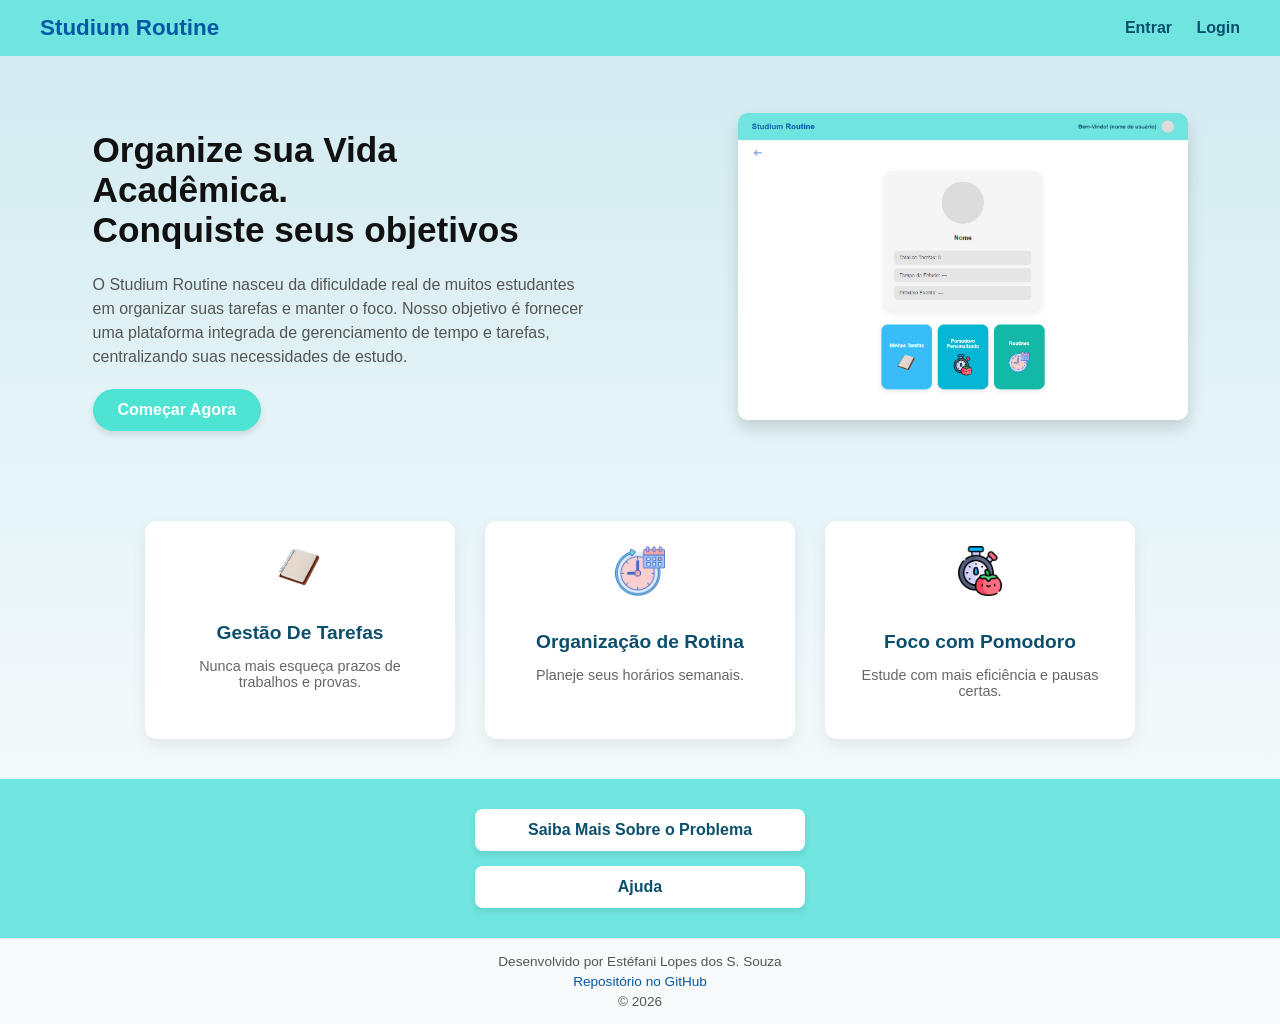
<file: index.html>
<!DOCTYPE html>
<html lang="pt-BR">
<head>
    <meta charset="UTF-8">
    <meta name="viewport" content="width=device-width, initial-scale=1.0">
    <title>Studium Routine</title>
    <link rel="stylesheet" href="hero-section.css">
</head>
<body>
    <header class="topo">
        <div class="logo">Studium Routine</div>
        <nav class="menu">
            <a href="login.html" class="link">Entrar</a>
            <a href="login.html" class="link">Login</a>
        </nav>
    </header>

    <main class="principal">
        <div class="conteudo-principal">
            <h1 class="titulo">Organize sua Vida Acadêmica.<br>Conquiste seus objetivos</h1>
            <p class="texto">
                O Studium Routine nasceu da dificuldade real de muitos estudantes em organizar suas tarefas e manter o foco. 
                Nosso objetivo é fornecer uma plataforma integrada de gerenciamento de tempo e tarefas, centralizando suas necessidades de estudo.
            </p>
            <a href="login.html" class="link-comecar">Começar Agora</a>
        </div>
        
        <div class="imagem-principal">
            <img src="abertura.png">
        </div>
    </main>

    <section class="secao-cards">
        
        <div class="card">
            <img src="caderno1.png" class="icone-caderno">
            <h2 class="titulo-card">Gestão De Tarefas</h2>
            <p class="texto-card">Nunca mais esqueça prazos de trabalhos e provas.</p>
        </div>

        <div class="card">
            <img src="rotinas.png" class="icone">
            <h2 class="titulo-card">Organização de Rotina</h2>
            <p class="texto-card">Planeje seus horários semanais.</p>
        </div>

        <div class="card">
            <img src="pomodoro.png" class="icone">
            <h2 class="titulo-card">Foco com Pomodoro</h2>
            <p class="texto-card">Estude com mais eficiência e pausas certas.</p>
        </div>

    </section>

    <footer class="rodape">
        <a href="sobre.html" class="link">Saiba Mais Sobre o Problema</a>
        <a href="ajuda.html" class="link">Ajuda</a>
    </footer>

<footer class="rodape-projeto">
        <p>Desenvolvido por Estéfani Lopes dos S. Souza</p>
        <p><a href="https://github.com/Stellar-starlight/studium-routines.git" target="_blank">Repositório no GitHub</a></p>
        <p>© 2026</p>
    </footer>

</body>
</html>
</file>
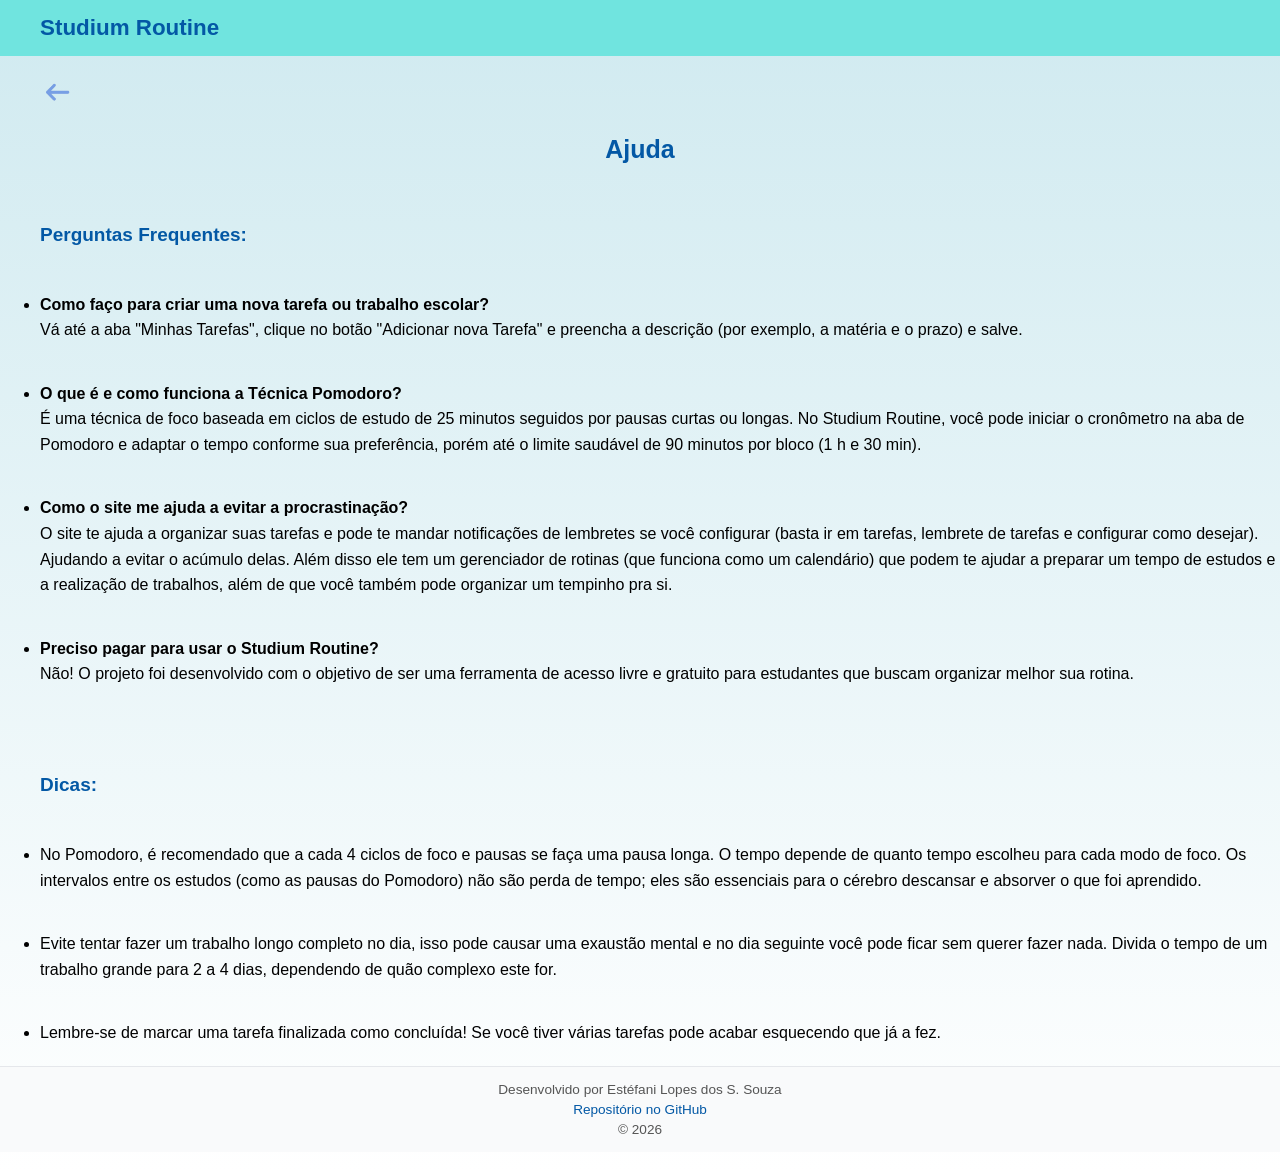
<file: ajuda.html>
<!DOCTYPE html>
<html lang="pt-br">
<head>
    <meta charset="UTF-8">
    <meta name="viewport" content="width=device-width, initial-scale=1.0">
    <link rel="stylesheet" href="ajuda.css">
    <title>Ajuda</title>
</head>
<body>

    <header class="topo">
         <div class="logo">Studium Routine</div>
    </header>

    <a href="index.html" class="botao-voltar">
    <img src="seta.png" alt="Voltar para a página inicial" class="icone-seta">
    </a>
  
    <main class="principal">
        <h2 class="titulo">Ajuda</h2>
        <h3 class="subtitulo">Perguntas Frequentes:</h3>

        <ul>
            <li>
                <strong>Como faço para criar uma nova tarefa ou trabalho escolar?</strong><br>
                Vá até a aba "Minhas Tarefas", clique no botão "Adicionar nova Tarefa" e preencha a descrição (por exemplo, a matéria e o prazo) e salve.
            </li><br>
            
            <li>
                <strong>O que é e como funciona a Técnica Pomodoro?</strong><br>
                É uma técnica de foco baseada em ciclos de estudo de 25 minutos seguidos por pausas curtas ou longas. No Studium Routine, você pode iniciar o cronômetro na aba de Pomodoro e adaptar o tempo conforme sua preferência, porém até o limite saudável de 90 minutos por bloco (1 h e 30 min).
            </li><br>
            
            <li>
                <strong>Como o site me ajuda a evitar a procrastinação?</strong><br>
                O site te ajuda a organizar suas tarefas e pode te mandar notificações de lembretes se você configurar (basta ir em tarefas, lembrete de tarefas e configurar como desejar). Ajudando a evitar o acúmulo delas. Além disso ele tem um gerenciador de rotinas (que funciona como um calendário) que podem te ajudar a preparar um tempo de estudos e a realização de trabalhos, além de que você também pode organizar um tempinho pra si.
            </li><br>
            
            <li>
                <strong>Preciso pagar para usar o Studium Routine?</strong><br>
                Não! O projeto foi desenvolvido com o objetivo de ser uma ferramenta de acesso livre e gratuito para estudantes que buscam organizar melhor sua rotina.
            </li><br>
        </ul>

        <h3 class="subtitulo">Dicas:</h3>
        <ul>
            <li>No Pomodoro, é recomendado que a cada 4 ciclos de foco e pausas se faça uma pausa longa. O tempo depende de quanto tempo escolheu para cada modo de foco. Os intervalos entre os estudos (como as pausas do Pomodoro) não são perda de tempo; eles são essenciais para o cérebro descansar e absorver o que foi aprendido.</li><br>

            <li>Evite tentar fazer um trabalho longo completo no dia, isso pode causar uma exaustão mental e no dia seguinte você pode ficar sem querer fazer nada. Divida o tempo de um trabalho grande para 2 a 4 dias, dependendo de quão complexo este for.</li><br>

            <li>Lembre-se de marcar uma tarefa finalizada como concluída! Se você tiver várias tarefas pode acabar esquecendo que já a fez.</li>
        </ul>
    </main>
    
    <footer class="rodape-projeto">
        <p>Desenvolvido por Estéfani Lopes dos S. Souza</p>
        <p><a href="https://github.com/Stellar-starlight/studium-routines.git" target="_blank">Repositório no GitHub</a></p>
        <p>© 2026</p>
    </footer>
 
</body>
</html>
</file>
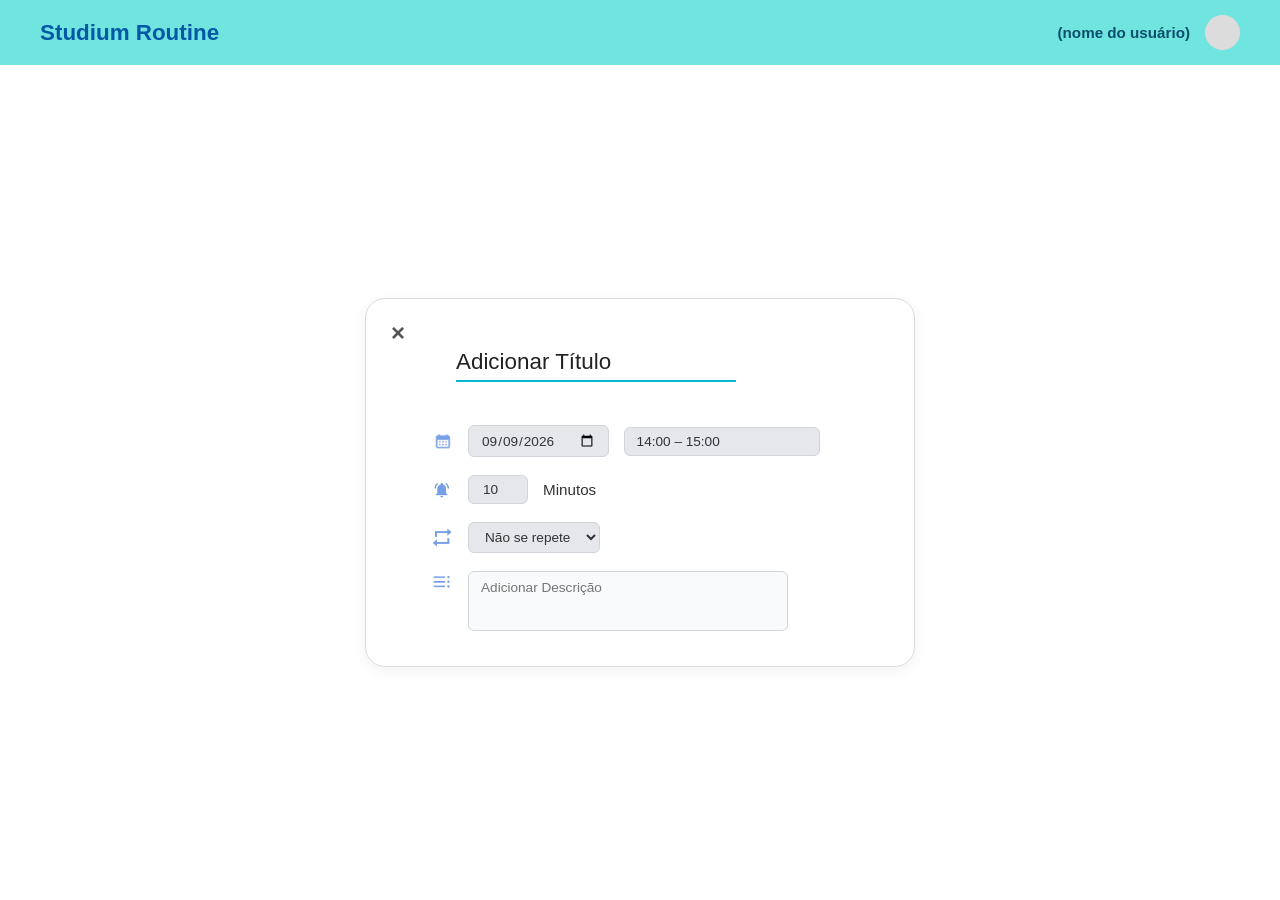
<file: evento.html>
<!DOCTYPE html>
<html lang="pt-br">
<head>
    <meta charset="UTF-8">
    <meta name="viewport" content="width=device-width, initial-scale=1.0">
    <link rel="stylesheet" href="eventos.css">
    <title>Studium Routine - Adicionar Evento</title>
</head>
<body>
    <header class="topo">
        <div class="logo">Studium Routine</div>
        <div class="saudacao-usuario">
            <p>(nome do usuário)</p>
            <div class="foto-perfil-topo"></div>
        </div>
    </header>

    <main class="pagina-container">
        <div class="formulario-card">
            <a href="routines.html" class="botao-fechar">×</a>

            <form class="formulario-campos">
                <div class="formulario-titulo-linha">
                    <input type="text" value="Adicionar Título" class="input-titulo-principal">
                    <div class="linha-titulo"></div>
                </div>

                <div class="campo-linha">
                    <img src="data.png" alt="Data" class="icone-campo">
                    <input type="date" value="2026-09-09" class="input-texto">
                    <input type="text" value="14:00 – 15:00" class="input-caixa">
                </div>

                <div class="campo-linha">
                    <img src="alarme.png" alt="Alarme" class="icone-campo">
                    <input type="number" value="10" class="input-caixa input-pequeno">
                    <p class="texto-valor">Minutos</p>
                </div>

                <div class="campo-linha">
                    <img src="repetir.png" alt="Repetição" class="icone-campo">
                    <select class="input-caixa">
                        <option>Não se repete</option>
                        <option>Todos os dias</option>
                        <option>Toda semana</option>
                    </select>
                </div>

                <div class="campo-linha campo-descricao">
                    <img src="descricao.png" alt="Descrição" class="icone-campo">
                    <textarea placeholder="Adicionar Descrição" class="input-textarea"></textarea>
                </div>

            </form>

        </div>

    </main>

</body>
</html>
</file>
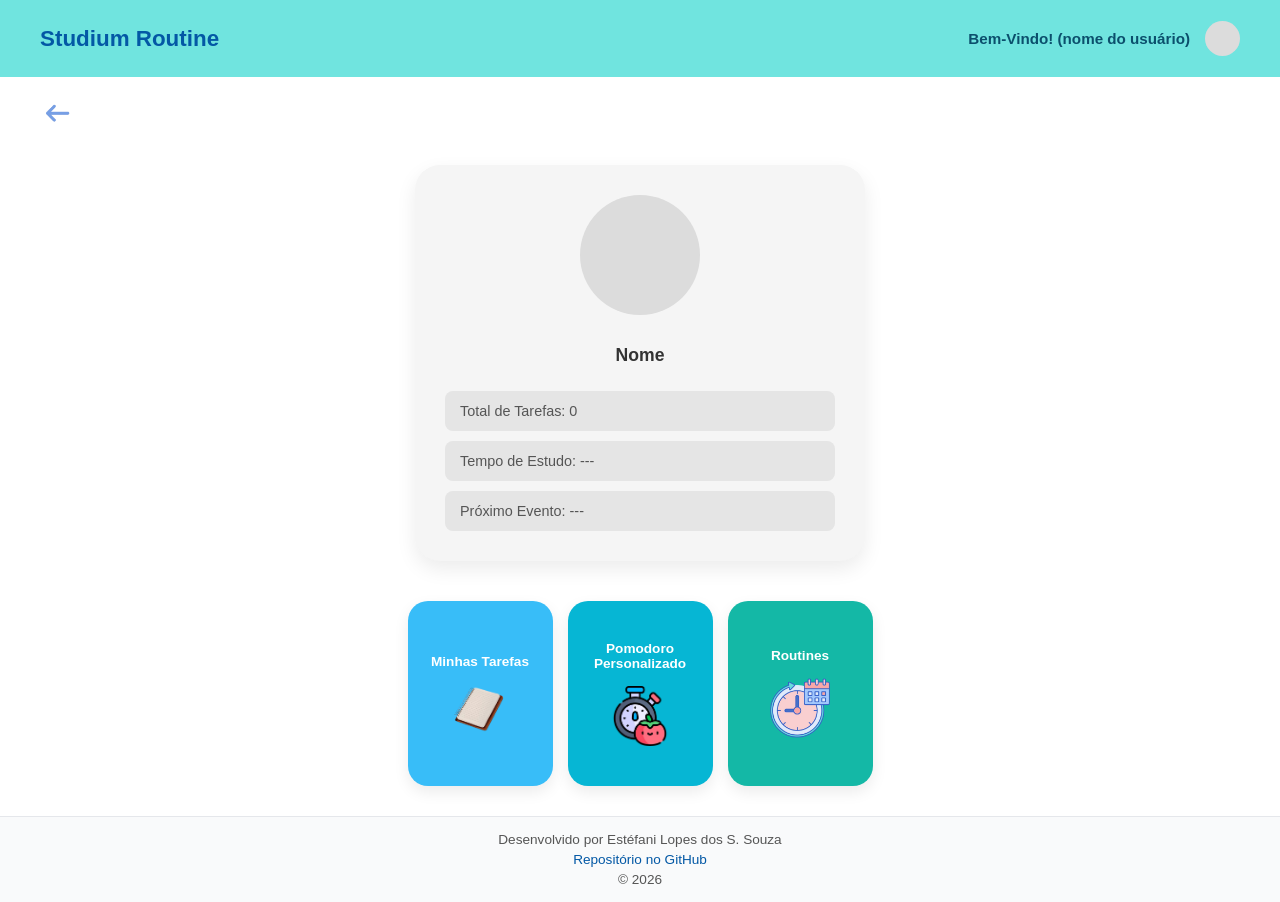
<file: home.html>
<!DOCTYPE html>
<html lang="pt-br">
<head>
    <meta charset="UTF-8">
    <meta name="viewport" content="width=device-width, initial-scale=1.0">
    <link rel="stylesheet" href="home.css">
    <title>Studium Routines - Home</title>
</head>
<body>
    <header class="topo">
        <div class="logo">Studium Routine</div>
        <div class="saudacao-usuario">
            <p>Bem-Vindo! (nome do usuário)</p>
            <div class="foto-perfil-topo"></div>
        </div>
    </header>

 <a href="index.html" class="botao-voltar">
    <img src="seta.png" alt="Voltar para a página inicial" class="icone-seta">
    </a>
    
    <main class="home-container">
        
        <div class="card-perfil-grande">
            <div class="circulo-foto"></div>
            <h2 class="nome-usuario">Nome</h2>

            <div class="caixa-dados">
                <div class="info-barra">Total de Tarefas: 0</div>
                <div class="info-barra">Tempo de Estudo: ---</div>
                <div class="info-barra">Próximo Evento: ---</div>
            </div>
        </div> 

        <div class="secao-cards-home">
    
            <a href="tarefas.html" class="card-link">
                <div class="card-home card-cor-1">
                    <p class="card-titulo">Minhas Tarefas</p>
                    <img src="caderno1.png" alt="Ícone de Tarefas" class="card-img">
                </div>
            </a>
          
            <a href="pomodoro-foco.html" class="card-link">
                <div class="card-home card-cor-2">
                    <p class="card-titulo">Pomodoro Personalizado</p>
                    <img src="pomodoro.png" alt="Ícone Pomodoro" class="card-img">
                </div>
            </a>
           
            <a href="routines.html" class="card-link">
                <div class="card-home card-cor-3">
                    <p class="card-titulo">Routines</p>
                    <img src="rotinas.png" alt="Ícone Routines" class="card-img">
                </div>
            </a>

        </div>

    </main>

    <footer class="rodape-projeto">
        <p>Desenvolvido por Estéfani Lopes dos S. Souza</p>
        <p><a href="https://github.com/Stellar-starlight/studium-routines.git" target="_blank">Repositório no GitHub</a></p>
        <p>© 2026</p>
    </footer>


</body>
</html>
</file>
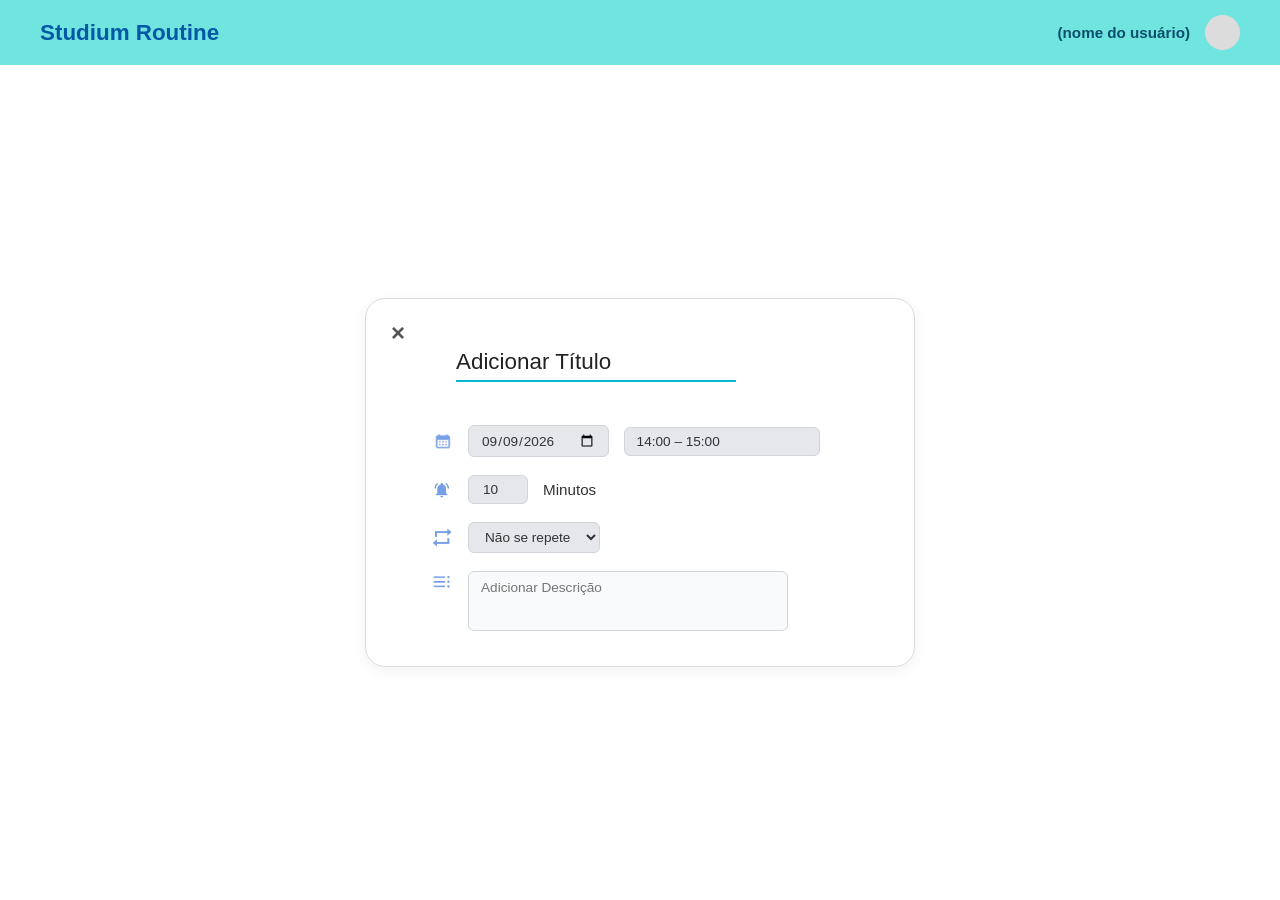
<file: horario-estudos.html>
<!DOCTYPE html>
<html lang="pt-br">
<head>
    <meta charset="UTF-8">
    <meta name="viewport" content="width=device-width, initial-scale=1.0">
    <link rel="stylesheet" href="eventos.css">
    <title>Studium Routine</title>
</head>
<body>

    <header class="topo">
        <div class="logo">Studium Routine</div>
        <div class="saudacao-usuario">
            <p>(nome do usuário)</p>
            <div class="foto-perfil-topo"></div>
        </div>
    </header>

    <main class="pagina-container">

        <div class="formulario-card">
            
            <a href="routines.html" class="botao-fechar">×</a>

            <form class="formulario-campos">
                
                <div class="formulario-titulo-linha">
                    <input type="text" value="Adicionar Título" class="input-titulo-principal">
                    <div class="linha-titulo"></div>
                </div>

                <div class="campo-linha">
                    <img src="data.png" alt="Data" class="icone-campo">
                    <input type="date" value="2026-09-09" class="input-texto">
                    <input type="text" value="14:00 – 15:00" class="input-caixa">
                </div>

                <div class="campo-linha">
                    <img src="alarme.png" alt="Alarme" class="icone-campo">
                    <input type="number" value="10" class="input-caixa input-pequeno">
                    <p class="texto-valor">Minutos</p>
                </div>

                <div class="campo-linha">
                    <img src="repetir.png" alt="Repetição" class="icone-campo">
                    <select class="input-caixa">
                        <option>Não se repete</option>
                        <option>Todos os dias</option>
                        <option>Toda semana</option>
                    </select>
                </div>

                <div class="campo-linha campo-descricao">
                    <img src="descricao.png" alt="Descrição" class="icone-campo">
                    <textarea placeholder="Adicionar Descrição" class="input-textarea"></textarea>
                </div>

            </form>

        </div>

    </main>

</body>
</html>
</file>
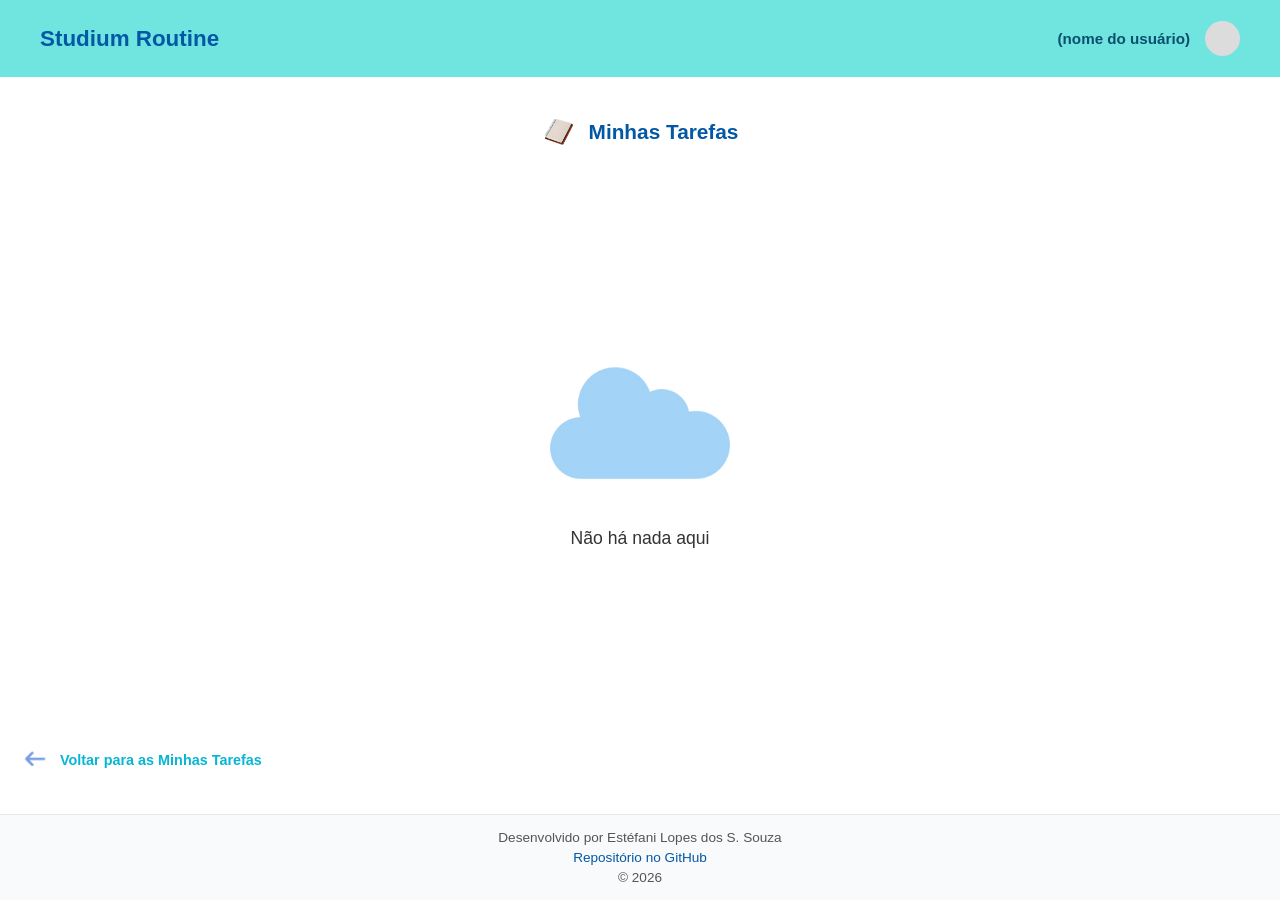
<file: lixeira.html>
<!DOCTYPE html>
<html lang="pt-br">
<head>
    <meta charset="UTF-8">
    <meta name="viewport" content="width=device-width, initial-scale=1.0">
    <link rel="stylesheet" href="lixeira.css">
    <title>Lixeira</title>
</head>
<body>

    <header class="topo">
        <div class="logo">Studium Routine</div> <div class="saudacao-usuario">
            <p>(nome do usuário)</p>
            <div class="foto-perfil-topo"></div>
        </div>
    </header>

    <main class="lixeira-container">

        <div class="header-secao">
            <div class="titulo-com-icone">
                <img src="caderno1.png" alt="Caderno" class="icone-titulo">
                <h1>Minhas Tarefas</h1>
            </div>
        </div>

        <div class="conteudo-vazio">
            <img src="nuvem.png" alt="Nuvem vazia" class="img-nuvem">
            <p class="texto-vazio">Não há nada aqui</p>
        </div>

        <div class="rodape-voltar">
            <a href="tarefas.html" class="botao-voltar-inferior">
                <img src="seta.png" alt="Voltar" class="icone-seta">
                <span>Voltar para as Minhas Tarefas</span>
            </a>
        </div>

    </main>

    <footer class="rodape-projeto">
        <p>Desenvolvido por Estéfani Lopes dos S. Souza</p>
        <p><a href="https://github.com/Stellar-starlight/studium-routines.git" target="_blank">Repositório no GitHub</a></p>
        <p>© 2026</p>
    </footer>

</body>
</html>
</file>
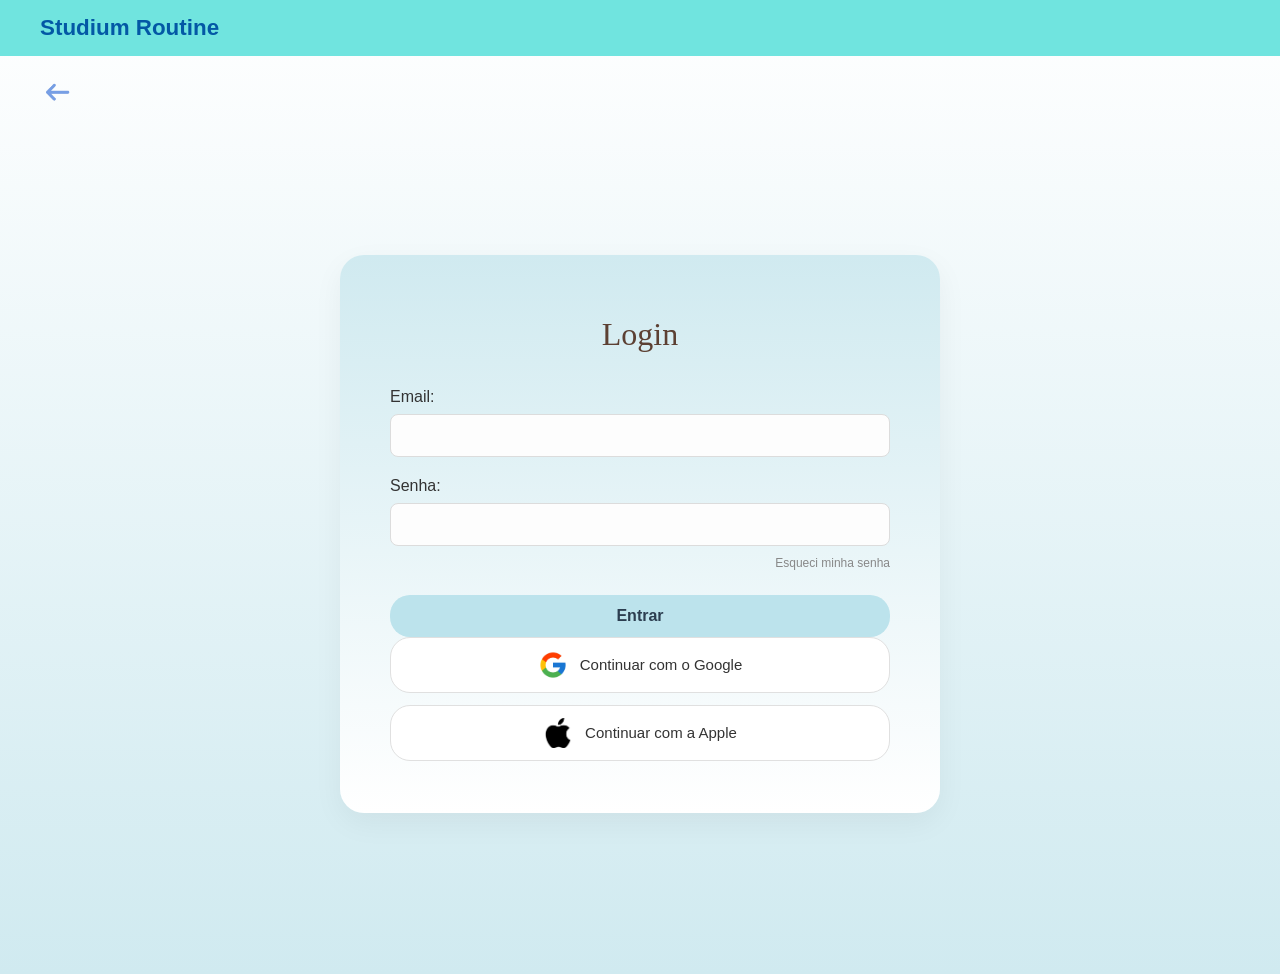
<file: login.html>
<!DOCTYPE html>
<html lang="pt-br">
<head>
    <meta charset="UTF-8">
    <meta name="viewport" content="width=device-width, initial-scale=1.0">
     <link rel="stylesheet" href="login.css">
    <title>Login</title>
</head>
<body>
     <header class="topo">
         <div class="logo">Studium Routine</div>
    </header>

    <a href="index.html" class="botao-voltar">
    <img src="seta.png" alt="Voltar para a página inicial" class="icone-seta">
    </a>

<main class="login-container">
        <div class="card-login">
            <h1 class="titulo-login">Login</h1>

<form action="home.html">
   
    <div class="campo">
        <label for="email">Email:</label>
        <input type="email" id="email" required>
    </div>

    <div class="campo">
        <label for="senha">Senha:</label>
        <input type="password" id="senha" required>
    </div>

    <a href="#" class="esqueci-senha">Esqueci minha senha</a>

    <button type="submit" class="entrar">Entrar</button>

</form>
    <a href="home.html" class="social">
     <img src="google.jpg" class="icone-social icone-google"> Continuar com o Google </a>
     
     <a href="home.html" class="social">
     <img src="apple.png" class="icone-social icone-apple"> Continuar com a Apple
    </a>
</form>
        </div>
    </main>

</body>
</html>
</file>
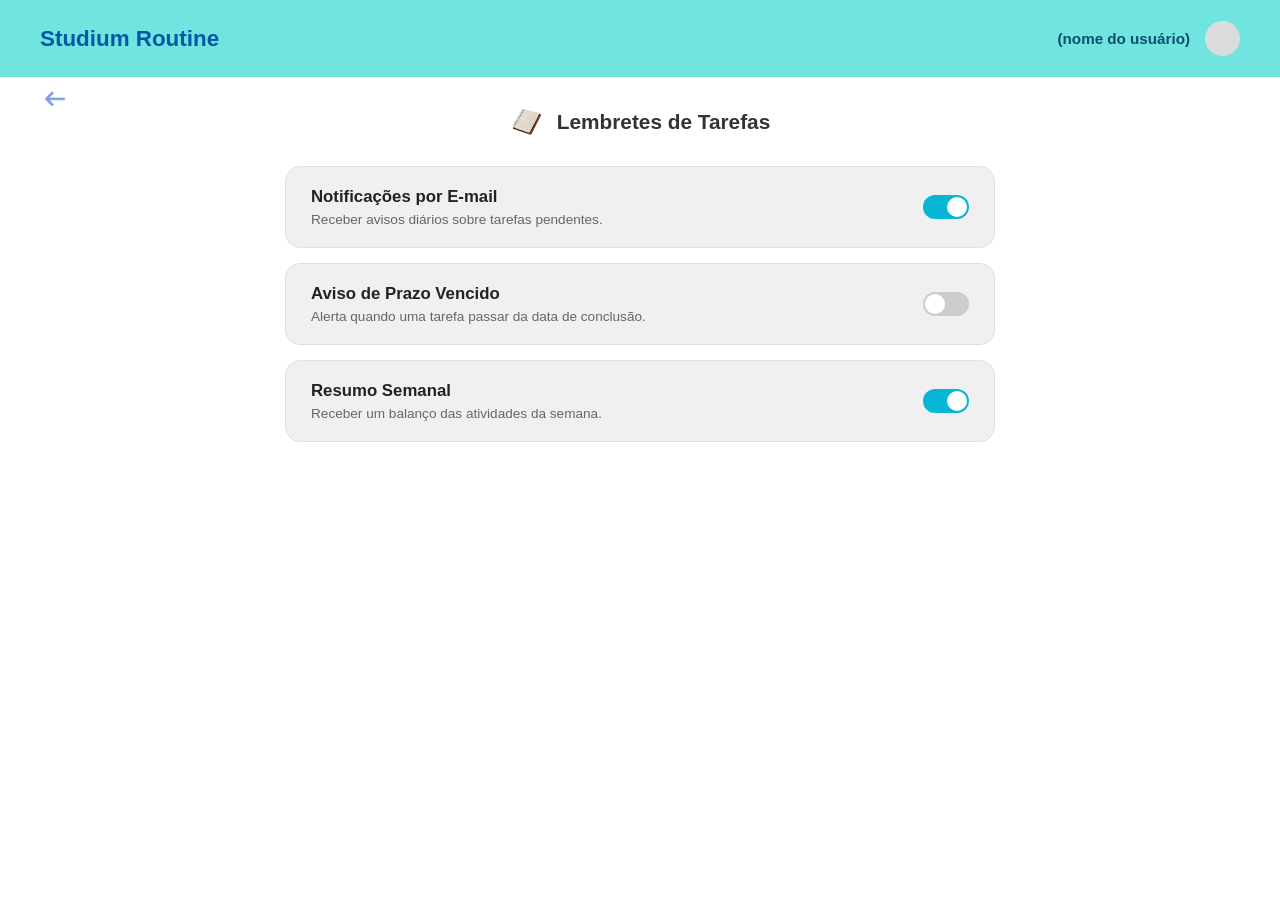
<file: notificacao-tarefas.html>
<!DOCTYPE html>
<html lang="pt-br">
<head>
    <meta charset="UTF-8">
    <meta name="viewport" content="width=device-width, initial-scale=1.0">
    <link rel="stylesheet" href="lembretes.css">
    <title>Studium Routine - Lembretes de Tarefas</title>
</head>
<body>

    <header class="topo">
        <div class="logo">Studium Routine</div>
        <div class="saudacao-usuario">
            <p>(nome do usuário)</p>
            <div class="foto-perfil-topo"></div>
        </div>
    </header>

    <a href="tarefas.html" class="botao-voltar">
                <img src="seta.png" alt="Voltar">
            </a>

    <main class="lembretes-container">

        <div class="header-secao">
            <div class="titulo-com-icone">
                <img src="caderno1.png" alt="Caderno" class="icone-titulo">
                <h1>Lembretes de Tarefas</h1>
            </div>
        </div>

        <div class="lista-lembretes">
            
            <div class="card-lembrete">
                <div class="info-lembrete">
                    <h2>Notificações por E-mail</h2>
                    <p>Receber avisos diários sobre tarefas pendentes.</p>
                </div>
                <div class="interruptor ativo">
                    <div class="circulo-interno"></div>
                </div>
            </div>

            <div class="card-lembrete">
                <div class="info-lembrete">
                    <h2>Aviso de Prazo Vencido</h2>
                    <p>Alerta quando uma tarefa passar da data de conclusão.</p>
                </div>
                <div class="interruptor">
                    <div class="circulo-interno"></div>
                </div>
            </div>

            <div class="card-lembrete">
                <div class="info-lembrete">
                    <h2>Resumo Semanal</h2>
                    <p>Receber um balanço das atividades da semana.</p>
                </div>
                <div class="interruptor ativo">
                    <div class="circulo-interno"></div>
                </div>
            </div>

        </div>

    </main>

</body>
</html>
</file>
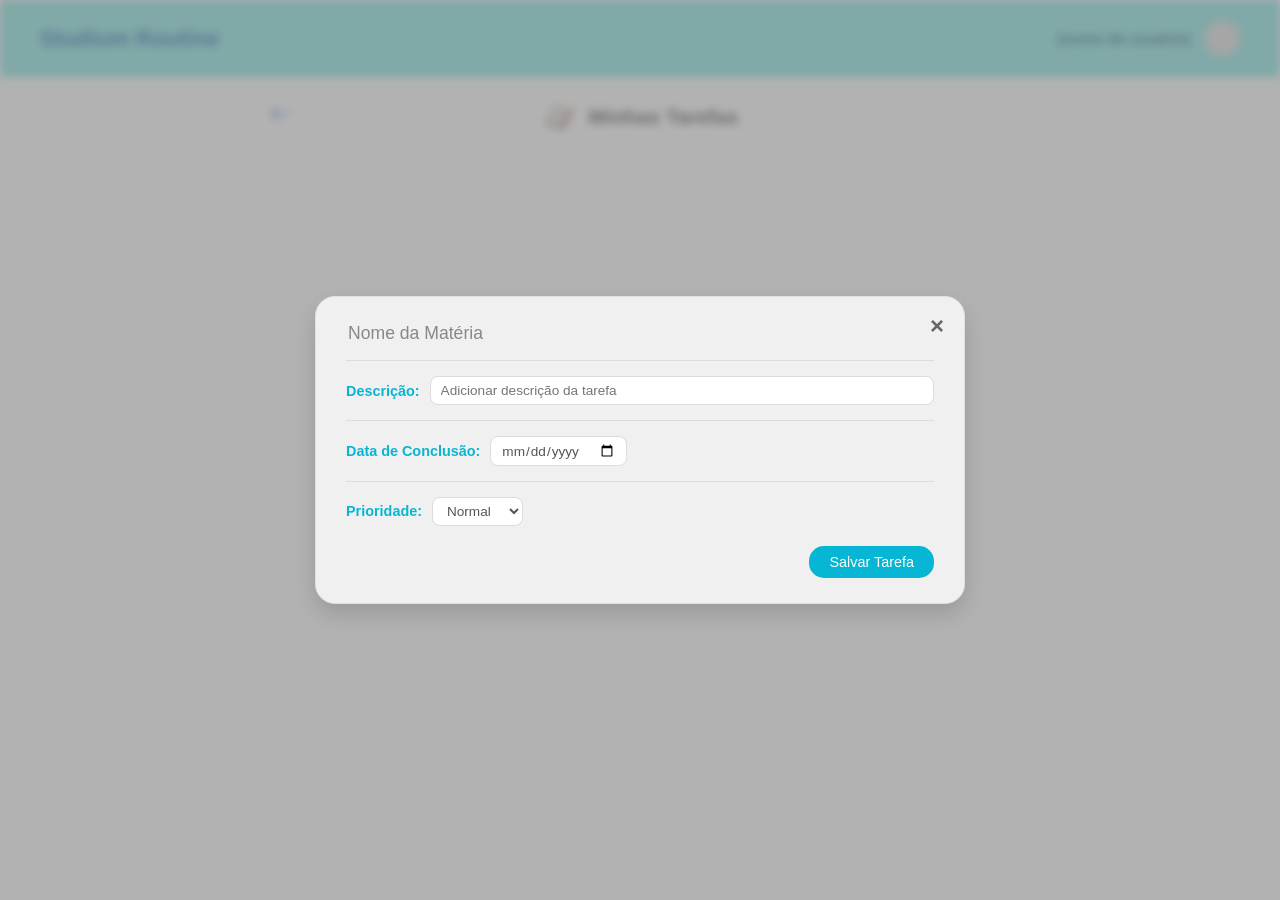
<file: nova-tarefa.html>
<!DOCTYPE html>
<html lang="pt-br">
<head>
    <meta charset="UTF-8">
    <meta name="viewport" content="width=device-width, initial-scale=1.0">
    <link rel="stylesheet" href="nova-tarefa.css">
    <title>Adicionar Tarefa</title>
</head>
<body>

    <div class="fundo-pagina">
        <header class="topo">
            <div class="logo">Studium Routine</div>
            <div class="saudacao-usuario">
                <p>(nome do usuário)</p>
                <div class="foto-perfil-topo"></div>
            </div>
        </header>

        <main class="conteudo-principal">
            <div class="cabecalho-secao">
                <a href="tarefas.html" class="botao-voltar">
                    <img src="seta.png" alt="Voltar">
                </a>
                <div class="titulo-icone">
                    <img src="caderno1.png" alt="Caderno" class="icone">
                    <h1>Minhas Tarefas</h1>
                </div>
            </div>
        </main>
    </div>

    <div class="caixa-fundo">
        <div class="caixa-principal">
            
            <a href="tarefas.html" class="botao-fechar">×</a>

            <form action="tarefas.html" class="formulario-tarefa">
                
                <div class="grupo-input">
                    <input type="text" placeholder="Nome da Matéria" class="input-titulo" required>
                </div>

                <hr class="linha">

                <div class="grupo-campo">
                    <label class="texto-azul">Descrição:</label>
                    <input type="text" placeholder="Adicionar descrição da tarefa" class="input-texto" required>
                </div>

                <hr class="linha">

                <div class="grupo-campo">
                    <label class="texto-azul">Data de Conclusão:</label>
                    <input type="date" class="input-data" required>
                </div>

                <hr class="linha">

                <div class="grupo-campo">
                    <label class="texto-azul">Prioridade:</label>
                    <select class="input-select">
                        <option value="normal">Normal</option>
                        <option value="urgente">Urgente</option>
                    </select>
                </div>

                <div class="rodape-formulario">
                    <button type="submit" class="botao-salvar">Salvar Tarefa</button>
                </div>

            </form>

        </div>
    </div>

</body>
</html>
</file>
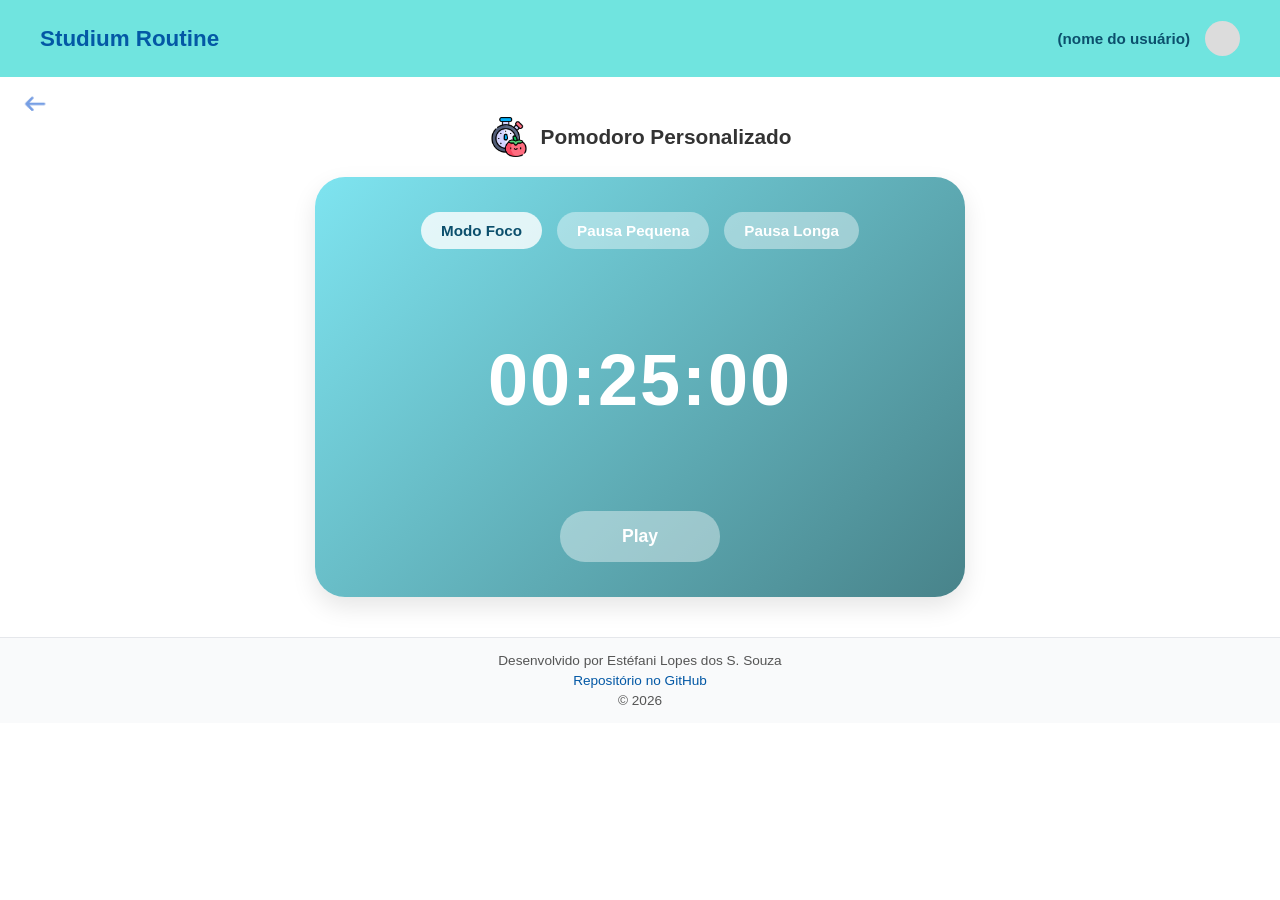
<file: pomodoro-foco.html>
<!DOCTYPE html>
<html lang="pt-br">
<head>
    <meta charset="UTF-8">
    <meta name="viewport" content="width=device-width, initial-scale=1.0">

    <link rel="stylesheet" href="pomodoro.css">

    <title>Pomodoro</title>
</head>

<body>

    <header class="topo">

        <div class="logo">
            Studium Routine
        </div>

        <div class="saudacao-usuario">
            <p>(nome do usuário)</p>
            <div class="foto-perfil-topo"></div>
        </div>

    </header>


    <main class="pomodoro-container">

        <div class="header-secao">

            <a href="home.html" class="botao-voltar">
                <img src="seta.png" alt="Voltar">
            </a>

            <div class="titulo-com-icone">

                <img 
                    src="pomodoro.png" 
                    alt="Ícone Pomodoro" 
                    class="icone-titulo"
                ><h1>Pomodoro Personalizado</h1>
            </div>

        </div>

        <div class="card-pomodoro">

           <div class="botoes-modo">

            <a href="pomodoro-foco.html" class="modo ativo">
                Modo Foco
            </a>

           <a href="pomodoro-pausa-curta.html" class="modo"> Pausa Pequena
           </a>

           <a href="pomodoro-pausa-longa.html" class="modo">
           Pausa Longa
    </a>

</div>
            <div class="tempo-display">
                00:25:00
            </div>

            <button class="play">
                Play
            </button>

        </div>

    </main>

    <footer class="rodape-projeto">
        <p>Desenvolvido por Estéfani Lopes dos S. Souza</p>
        <p><a href="https://github.com/Stellar-starlight/studium-routines.git" target="_blank">Repositório no GitHub</a></p>
        <p>© 2026</p>
    </footer>

</body>
</html>
</file>
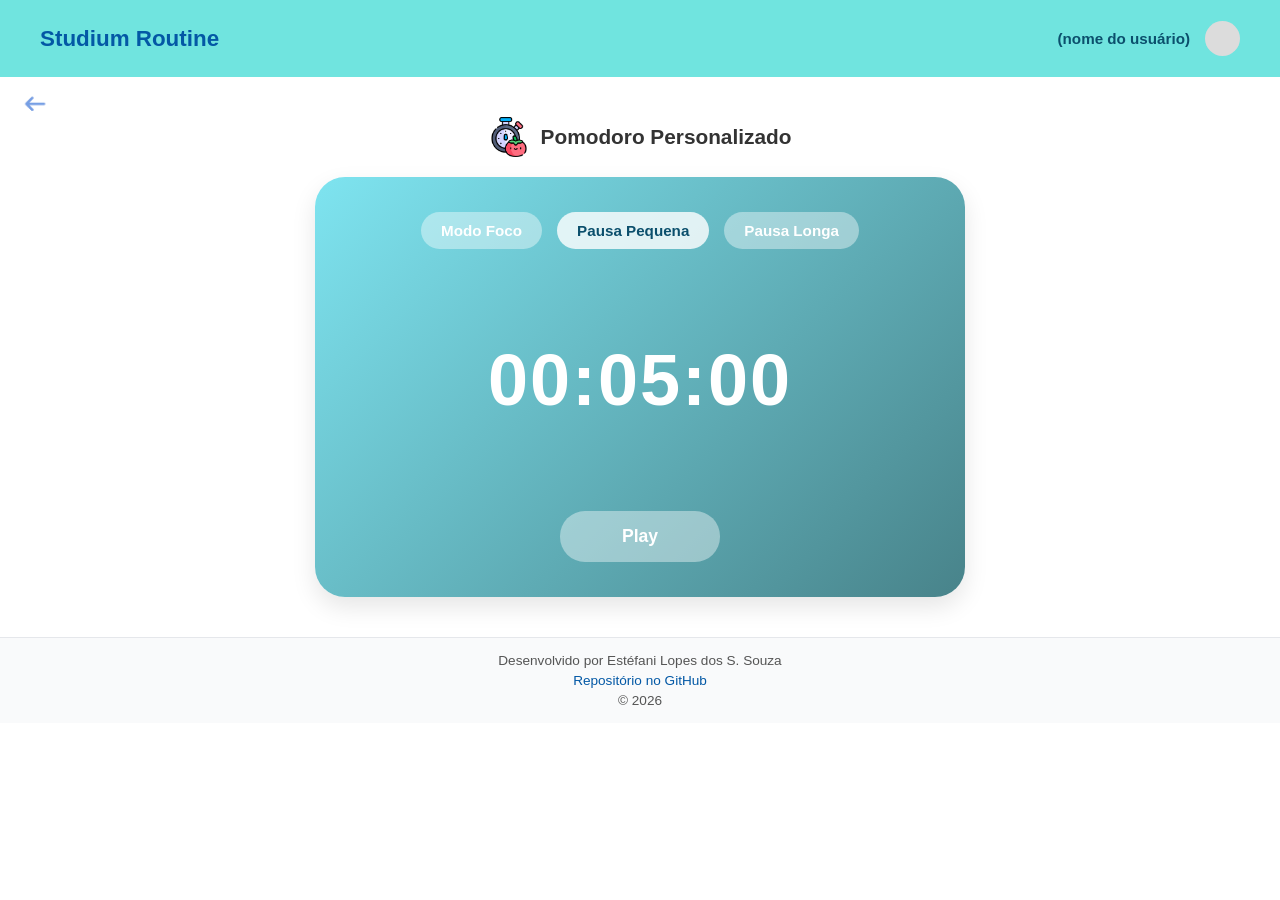
<file: pomodoro-pausa-curta.html>
<!DOCTYPE html>
<html lang="pt-br">
<head>
    <meta charset="UTF-8">
    <meta name="viewport" content="width=device-width, initial-scale=1.0">

    <link rel="stylesheet" href="pomodoro.css">

    <title>Pomodoro</title>
</head>

<body>

    <header class="topo">

        <div class="logo">
            Studium Routine
        </div>

        <div class="saudacao-usuario">
            <p>(nome do usuário)</p>
            <div class="foto-perfil-topo"></div>
        </div>

    </header>


    <main class="pomodoro-container">

        <div class="header-secao">
            <a href="home.html" class="botao-voltar">
                <img src="seta.png" alt="Voltar">
            </a>

            <div class="titulo-com-icone">

                <img 
                    src="pomodoro.png" 
                    alt="Ícone Pomodoro" 
                    class="icone-titulo"
                ><h1>Pomodoro Personalizado</h1>
            </div>

        </div>

        <div class="card-pomodoro">
           <div class="botoes-modo">
            <a href="pomodoro-foco.html" class="modo">
                Modo Foco
            </a>

           <a href="pomodoro-pausa-curta.html" class="modo ativo"> Pausa Pequena
           </a>

           <a href="pomodoro-pausa-longa.html" class="modo">
           Pausa Longa
    </a>

</div>
            <div class="tempo-display">
                00:05:00
            </div>

            <button class="play">
                Play
            </button>
        </div>
    </main>

    <footer class="rodape-projeto">
        <p>Desenvolvido por Estéfani Lopes dos S. Souza</p>
        <p><a href="https://github.com/Stellar-starlight/studium-routines.git" target="_blank">Repositório no GitHub</a></p>
        <p>© 2026</p>
    </footer>

</body>
</html>
</file>
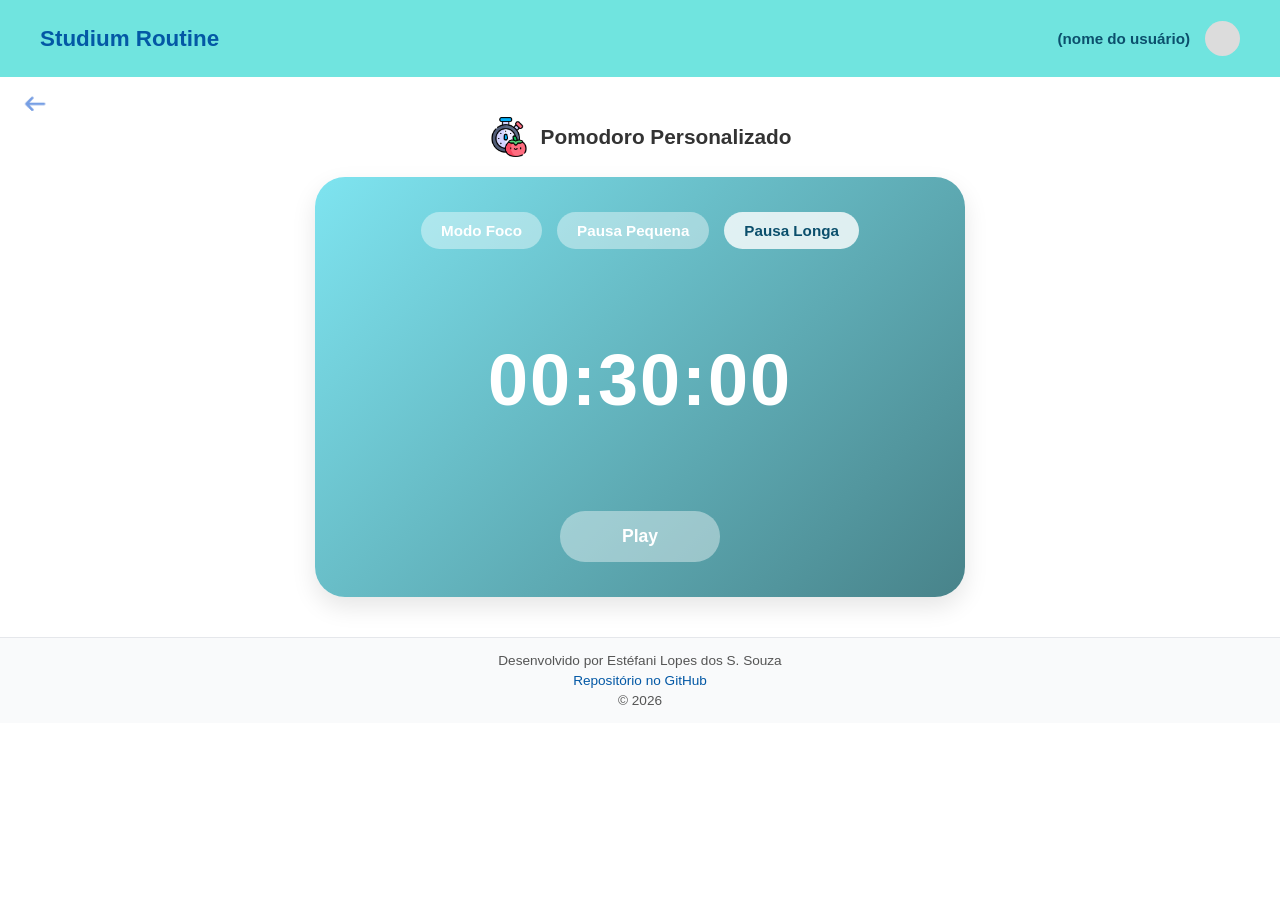
<file: pomodoro-pausa-longa.html>
<!DOCTYPE html>
<html lang="pt-br">
<head>
    <meta charset="UTF-8">
    <meta name="viewport" content="width=device-width, initial-scale=1.0">

    <link rel="stylesheet" href="pomodoro.css">

    <title>Pomodoro</title>
</head>

<body>

    <header class="topo">

        <div class="logo">
            Studium Routine
        </div>

        <div class="saudacao-usuario">
            <p>(nome do usuário)</p>
            <div class="foto-perfil-topo"></div>
        </div>

    </header>


    <main class="pomodoro-container">

        <div class="header-secao">
            <a href="home.html" class="botao-voltar">
                <img src="seta.png" alt="Voltar">
            </a>

            <div class="titulo-com-icone">

                <img 
                    src="pomodoro.png" 
                    alt="Ícone Pomodoro" 
                    class="icone-titulo"
                ><h1>Pomodoro Personalizado</h1>
            </div>

        </div>

        <div class="card-pomodoro">

           <div class="botoes-modo">
            <a href="pomodoro-foco.html" class="modo">
                Modo Foco
            </a>

           <a href="pomodoro-pausa-curta.html" class="modo"> Pausa Pequena
           </a>

           <a href="pomodoro-pausa-longa.html" class="modo ativo">
           Pausa Longa
    </a>

</div>

            <div class="tempo-display">
                00:30:00
            </div>

            <button class="play">
                Play
            </button>

        </div>

    </main>

    <footer class="rodape-projeto">
        <p>Desenvolvido por Estéfani Lopes dos S. Souza</p>
        <p><a href="https://github.com/Stellar-starlight/studium-routines.git" target="_blank">Repositório no GitHub</a></p>
        <p>© 2026</p>
    </footer>


</body>
</html>
</file>
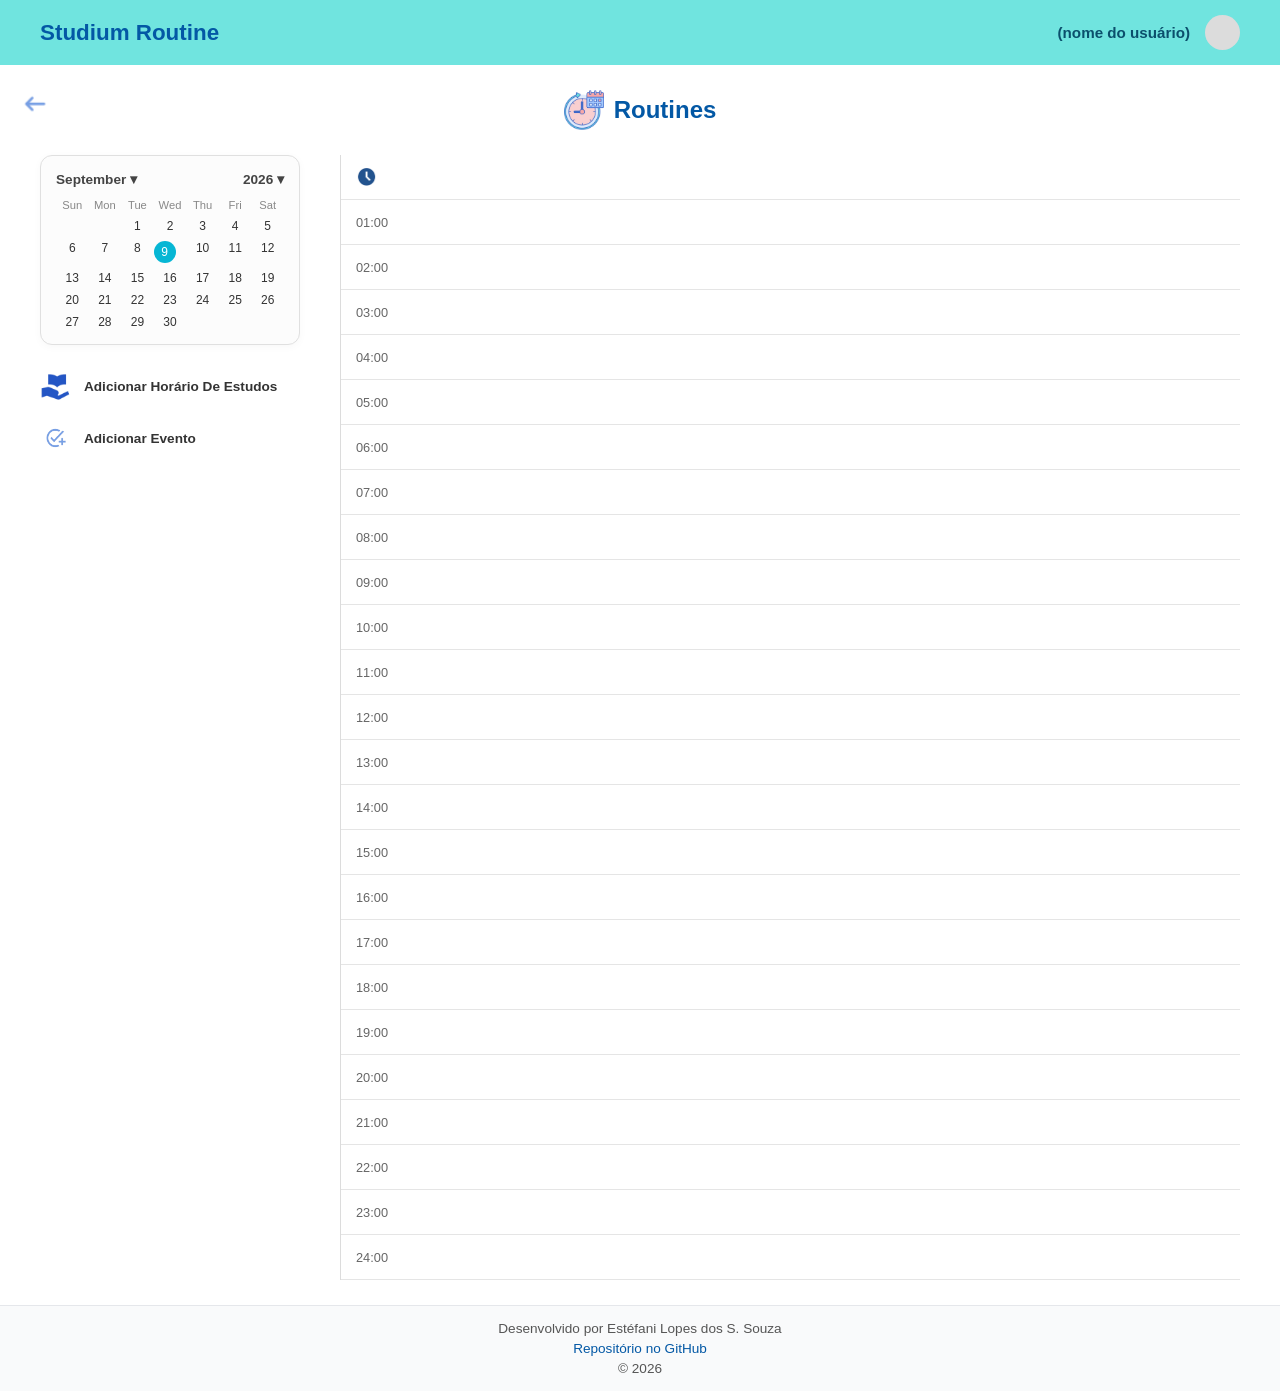
<file: routines.html>
<!DOCTYPE html>
<html lang="pt-br">
<head>
    <meta charset="UTF-8">
    <meta name="viewport" content="width=device-width, initial-scale=1.0">
    <link rel="stylesheet" href="rotinas.css">
    <title>Routines</title>
</head>
<body>

    <header class="topo">
        <div class="logo">Studium Routine</div>
        <div class="saudacao-usuario">
            <p>(nome do usuário)</p>
            <div class="foto-perfil-topo"></div>
        </div>
    </header>

    <a href="home.html" class="botao-voltar">
                <img src="seta.png" alt="Voltar">
            </a>

    <main class="rotina-container">

        <div class="header-secao">
            <div class="titulo-com-icone">
                <img src="rotinas.png" alt="Routines" class="icone-titulo">
                <h1>Routines</h1>
            </div>
        </div>

        <div class="painel-rotina">

            <div class="coluna-esquerda">
                
                <div class="card-calendario">
                    <div class="calendario-topo">
                        <p>September ▾</p>
                        <p>2026 ▾</p>
                    </div>
                    <div class="calendario-dias-sem">
                        <p>Sun</p><p>Mon</p><p>Tue</p><p>Wed</p><p>Thu</p><p>Fri</p><p>Sat</p>
                    </div>
                    <div class="calendario-grade">
                        <p></p><p></p><p>1</p><p>2</p><p>3</p><p>4</p><p>5</p>
                        <p>6</p><p>7</p><p>8</p><p class="dia-ativo">9</p><p>10</p><p>11</p><p>12</p>
                        <p>13</p><p>14</p><p>15</p><p>16</p><p>17</p><p>18</p><p>19</p>
                        <p>20</p><p>21</p><p>22</p><p>23</p><p>24</p><p>25</p><p>26</p>
                        <p>27</p><p>28</p><p>29</p><p>30</p><p></p><p></p><p></p>
                    </div>
                </div>

                
                <div class="acoes-lateral">
                    <a href="horario-estudos.html" class="item-acao">
                        <img src="horario-estudo.png" alt="Adicionar Horário de Estudos" class="img-acao">
                        <p>Adicionar Horário De Estudos</p>
                    </a>
                    
                    <a href="evento.html" class="item-acao">
                        <img src="horario-evento.png" alt="Adicionar Evento" class="img-acao">
                        <p>Adicionar Evento</p>
                    </a>
                </div>

            </div>

            <div class="coluna-horarios">
                <div class="linha-horario topo-tabela">
                    <img src="relogio.png" alt="Relógio" class="icone-relogio">
                </div>

                <div class="linha-horario"><p>01:00</p></div>
                <div class="linha-horario"><p>02:00</p></div>
                <div class="linha-horario"><p>03:00</p></div>
                <div class="linha-horario"><p>04:00</p></div>
                <div class="linha-horario"><p>05:00</p></div>
                <div class="linha-horario"><p>06:00</p></div>
                <div class="linha-horario"><p>07:00</p></div>
                <div class="linha-horario"><p>08:00</p></div>
                <div class="linha-horario"><p>09:00</p></div>
                <div class="linha-horario"><p>10:00</p></div>
                <div class="linha-horario"><p>11:00</p></div>
                <div class="linha-horario"><p>12:00</p></div>
                <div class="linha-horario"><p>13:00</p></div>
                <div class="linha-horario"><p>14:00</p></div>
                <div class="linha-horario"><p>15:00</p></div>
                <div class="linha-horario"><p>16:00</p></div>
                <div class="linha-horario"><p>17:00</p></div>
                <div class="linha-horario"><p>18:00</p></div>
                <div class="linha-horario"><p>19:00</p></div>
                <div class="linha-horario"><p>20:00</p></div>
                <div class="linha-horario"><p>21:00</p></div>
                <div class="linha-horario"><p>22:00</p></div>
                <div class="linha-horario"><p>23:00</p></div>
                <div class="linha-horario"><p>24:00</p></div>
            </div>

        </div>

    </main>

    <footer class="rodape-projeto">
        <p>Desenvolvido por Estéfani Lopes dos S. Souza</p>
        <p><a href="https://github.com/Stellar-starlight/studium-routines.git" target="_blank">Repositório no GitHub</a></p>
        <p>© 2026</p>
    </footer>

</body>
</html>
</file>
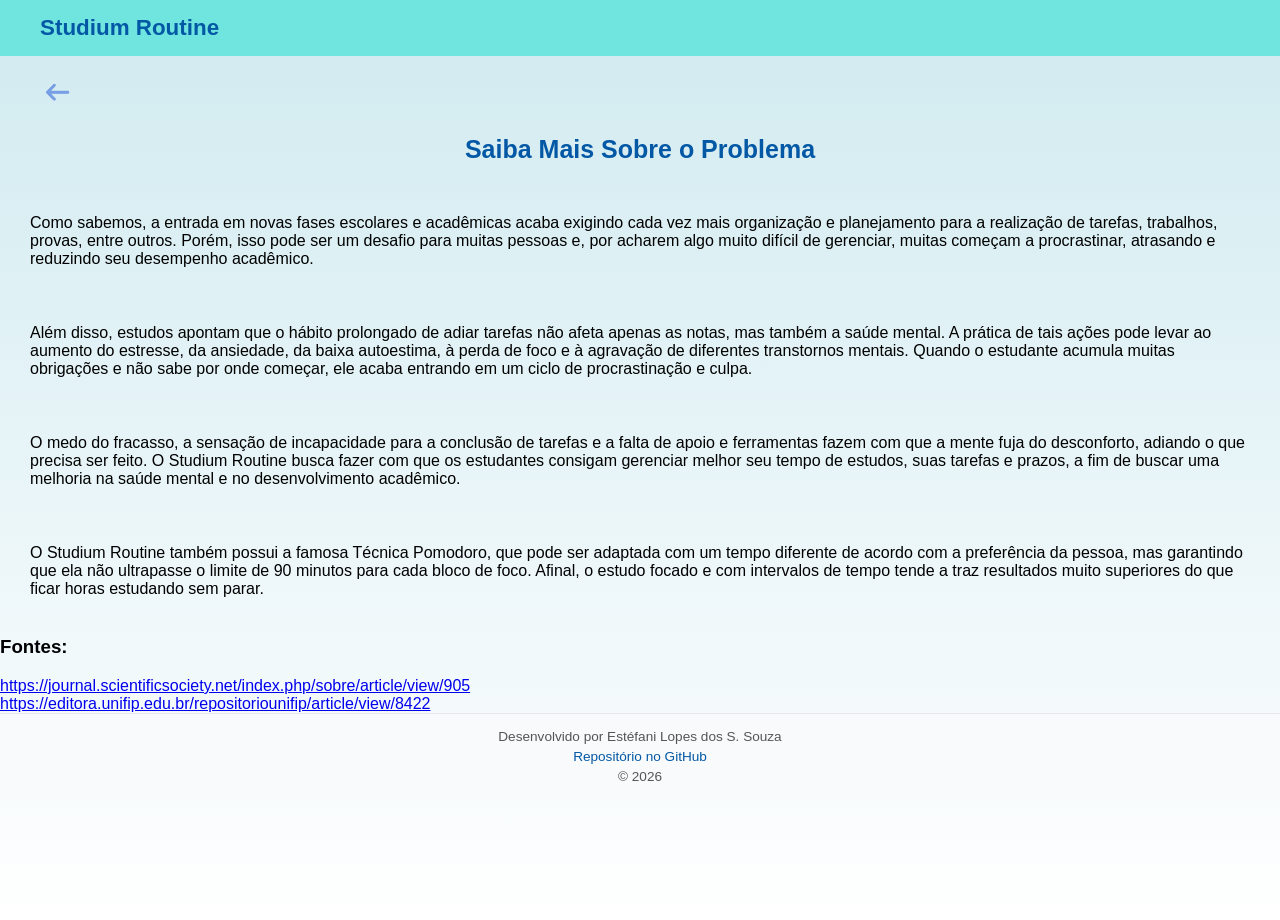
<file: sobre.html>
<!DOCTYPE html>
<html lang="pt-br">
<head>
    <meta charset="UTF-8">
    <meta name="viewport" content="width=device-width, initial-scale=1.0">
    <link rel="stylesheet" href="sobre.css">
    <title>Sobre</title>

</head>
<body>
    <header class="topo">
         <div class="logo">Studium Routine</div>
    </header>

    <a href="index.html" class="botao-voltar">
    <img src="seta.png" alt="Voltar para a página inicial" class="icone-seta">
    </a>

     <main class="principal">
        <h2 class="titulo">Saiba Mais Sobre o Problema </h2>

        <p class="paragrafo">Como sabemos, a entrada em novas fases escolares e acadêmicas acaba exigindo cada vez mais organização e planejamento para a realização de tarefas, trabalhos, provas, entre outros. Porém, isso pode ser um desafio para muitas pessoas e, por acharem algo muito difícil de gerenciar, muitas começam a procrastinar, atrasando e reduzindo seu desempenho acadêmico.</p>

 <p class="paragrafo"> Além disso, estudos apontam que o hábito prolongado de adiar tarefas não afeta apenas as notas, mas também a saúde mental. A prática de tais ações pode levar ao aumento do estresse, da ansiedade, da baixa autoestima, à perda de foco e à agravação de diferentes transtornos mentais. Quando o estudante acumula muitas obrigações e não sabe por onde começar, ele acaba entrando em um ciclo de procrastinação e culpa.</p>

 <p class="paragrafo">O medo do fracasso, a sensação de incapacidade para a conclusão de tarefas e a falta de apoio e ferramentas fazem com que a mente fuja do desconforto, adiando o que precisa ser feito. O Studium Routine busca fazer com que os estudantes consigam gerenciar melhor seu tempo de estudos, suas tarefas e prazos, a fim de buscar uma melhoria na saúde mental e no desenvolvimento acadêmico.</p>

 <p class="paragrafo">O Studium Routine também possui a famosa Técnica Pomodoro, que pode ser adaptada com um tempo diferente de acordo com a preferência da pessoa, mas garantindo que ela não ultrapasse o limite de 90 minutos para cada bloco de foco. Afinal, o estudo focado e com intervalos de tempo tende a traz resultados muito superiores do que ficar horas estudando sem parar.</p>

<h3>Fontes:</h3>
 <a href="https://journal.scientificsociety.net/index.php/sobre/article/view/905">https://journal.scientificsociety.net/index.php/sobre/article/view/905</a><br>
 <a href="https://editora.unifip.edu.br/repositoriounifip/article/view/8422">https://editora.unifip.edu.br/repositoriounifip/article/view/8422</a>
 <footer class="rodape-projeto">
        <p>Desenvolvido por Estéfani Lopes dos S. Souza</p>
        <p><a href="https://github.com/Stellar-starlight/studium-routines.git" target="_blank">Repositório no GitHub</a></p>
        <p>© 2026</p>
    </footer>

</body>
</html>
</file>
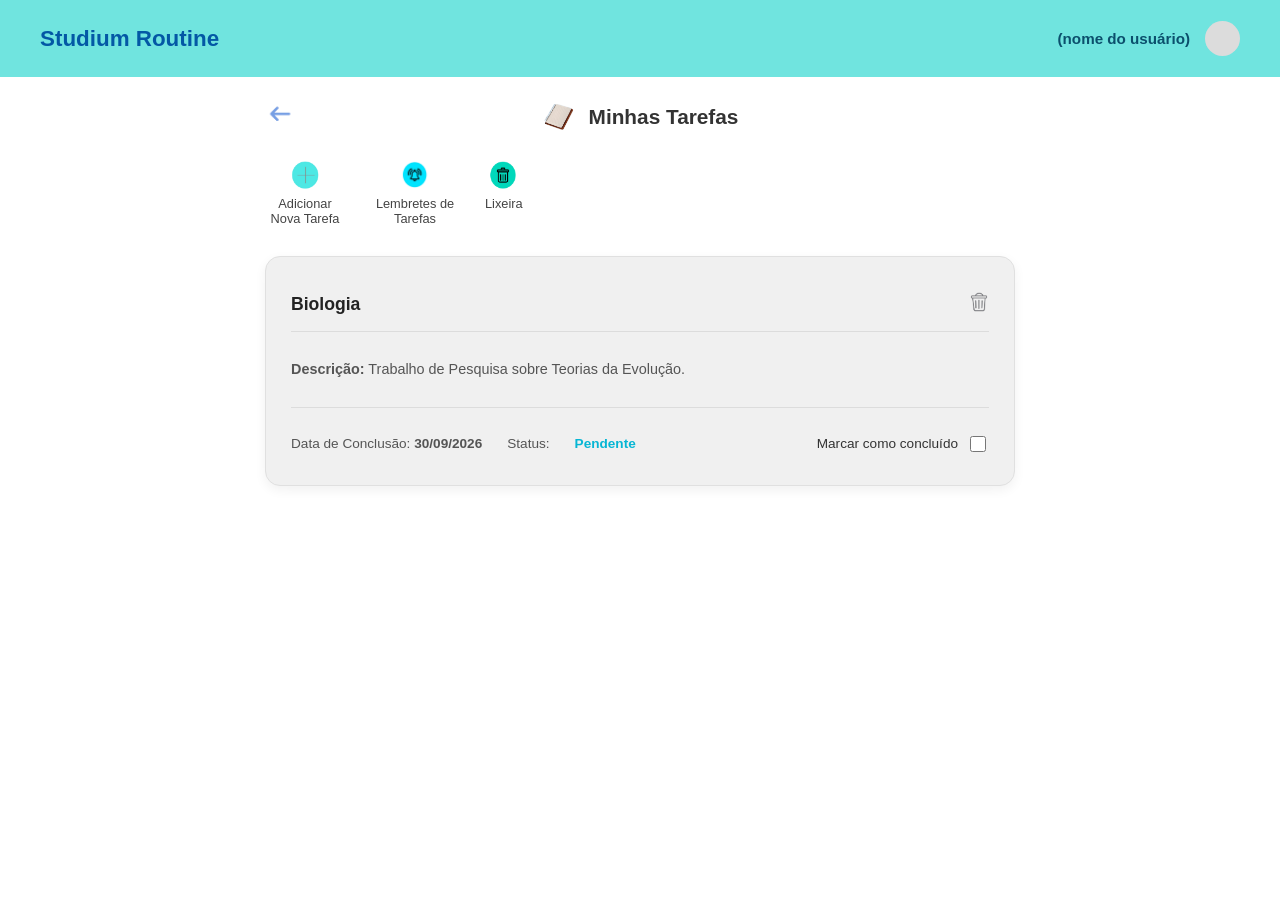
<file: tarefas.html>
<!DOCTYPE html>
<html lang="pt-br">
<head>
    <meta charset="UTF-8">
    <meta name="viewport" content="width=device-width, initial-scale=1.0">
    <link rel="stylesheet" href="tarefas.css">
    <title>Studium Routine - Minhas Tarefas</title>
</head>
<body>
    <header class="topo">
        <div class="logo">Studium Routine</div>
        <div class="saudacao-usuario">
            <p>(nome do usuário)</p>
            <div class="foto-perfil-topo"></div>
        </div>
    </header>

    <main class="tarefas-container">
        <div class="header-secao">
            <a href="home.html" class="botao-voltar">
                <img src="seta.png" alt="Voltar">
            </a>
            <div class="titulo-com-icone">
                <img src="caderno1.png" alt="Caderno" class="icone-titulo">
                <h1>Minhas Tarefas</h1>
            </div>
        </div>

        <div class="acoes-topo">
           
            <a href="nova-tarefa.html" class="item-acao-link">
                <img src="nova-tarefa.png" alt="Adicionar Nova Tarefa" class="img-acao">
                <p>Adicionar Nova Tarefa</p>
            </a>

            <a href="notificacao-tarefas.html" div class="item-acao-link">
                <img src="lembrete-tarefas.png" alt="Lembretes" class="img-acao">
                <p>Lembretes de Tarefas</p>
         
            <a href="lixeira.html" div class="item-acao-link">
                <img src="lixeira.png" alt="Lixeira" class="img-acao">
                <p>Lixeira</p>
            </div>
        </div>

        <div class="card-tarefa">
            
            <div class="tarefa-topo">
                <h2>Biologia</h2>
                <a href="#" class="descartar" title="Excluir tarefa">
                    <img src="descartar.png" alt="Descartar">
                </a>
            </div>
            
            <hr class="linha-tarefa">

            <div class="tarefa-descricao">
                <p><strong>Descrição:</strong> Trabalho de Pesquisa sobre Teorias da Evolução.</p>
            </div>

            <hr class="linha-tarefa">

            <div class="tarefa-rodape">
                <div class="info-data">
                    <p>Data de Conclusão: <strong>30/09/2026</strong></p>
                    <p>Status: <p class="status-pendente">Pendente</p></p>
                </div>
                <div class="acao-concluir">
                    <label for="concluir">Marcar como concluído</label>
                    <input type="checkbox" id="concluir">
                </div>
            </div>
        </div>

    </main>

    
</body>
</html>
</file>
<file: hero-section.css>
body {
    
    background: linear-gradient(to bottom, #D0EAF0, #ffffff);
    font-family:'Irish Grover', sans-serif;
    margin: 0;
    padding: 0;
    min-height: 100vh;
}


.topo {
    background-color: #70e4df;
    padding: 15px 40px;
    display: flex;
    justify-content: space-between;
    align-items: center;
}

.logo {
    font-size: 1.4rem;
    font-weight: bold;
    color: #0358A5;
}

.menu a {
    margin-left: 20px;
    text-decoration: none;
    color: #0b4f6c;
    font-weight: bold;
}

.menu a:hover {
    color: #ffffff;
}

.principal {
    display: flex;
    align-items: center;
    justify-content: space-around;
    padding: 50px 20px;
}

.conteudo-principal {
    max-width: 500px;
}

.titulo {
    font-size: 2.2rem;
    color: #111;
}

.texto {
    font-size: 1rem;
    color: #555;
    line-height: 1.5;
    margin-bottom: 20px;
}

.link-comecar {
    background-color: #4fe3d3;
    color: #ffffff;
    padding: 12px 25px;
    border-radius: 25px;
    text-decoration: none;
    font-weight: bold;
    display: inline-block;
    box-shadow: 0 4px 6px #0000001a;
}

.imagem-principal img {
    max-width: 450px;
    border-radius: 10px;
    box-shadow: 0 8px 16px #00000026;
}

.secao-cards {
    display: flex;
    justify-content: center;
    gap: 30px;
    padding: 40px 20px;
}

.card {
    background-color: #ffffff;
    width: 260px;
    padding: 25px;
    border-radius: 12px;
    text-align: center;
    box-shadow: 0 6px 15px #00000014; 
}

.icone {
    width: 50px;
    margin-bottom: 15px;
}

.icone-caderno {
    width: 50px;
    margin-bottom: 15px;
}

.titulo-card {
    font-size: 1.2rem;
    color: #0b4f6c;
    margin-bottom: 10px;
}

.texto-card {
    font-size: 0.9rem;
    color: #666;
}

.rodape {
    background-color: #70e4df;
    text-align: center;
    padding: 30px 20px;
    display: flex;
    flex-direction: column; 
    align-items: center;    
    gap: 15px;             
}

.rodape .link {
    background-color: #ffffff;
    color: #0b4f6c;
    text-decoration: none;
    font-weight: bold;
    padding: 12px 25px;
    border-radius: 8px;
    box-shadow: 0 4px 6px #00000014;
    width: 280px;           
    display: inline-block;
}

.rodape-projeto {
    background-color: #f9fafb;
    border-top: 1px solid #e5e7eb;
    padding: 15px 20px;
    text-align: center;
    margin-top: auto;
    display: flex;
    flex-direction: column;
    gap: 5px;
}

.rodape-projeto p {
    margin: 0;
    font-size: 0.85rem;
    color: #555;
    font-family: 'Irish Grover', sans-serif;
}

.rodape-projeto a {
    color: #0358A5;
    text-decoration: none;
}
</file>
<file: ajuda.css>
body {
    
    background: linear-gradient(to bottom, #D0EAF0, #ffffff);
    font-family:'Irish Grover', sans-serif;
    margin: 0;
    padding: 0;
    min-height: 100vh; 
    margin-bottom: 20px;
}

.botao-voltar {
    display: inline-block;
    margin: 20px 0 0 40px; 
}

.icone-seta {
    width: 35px;
    height: auto;
}

.topo {
    background-color: #70e4df;
    padding: 15px 40px;
    display: flex;
    justify-content: space-between;
    align-items: center;
}

.logo {
    font-size: 1.4rem;
    font-weight: bold;
    color: #0358A5;
}

.principal li {
    margin-bottom: 20px;
    line-height: 1.6;
}

.titulo {
     font-size: 2.2rem;
    color: #0358A5;
    text-align: center;
    font-size: 25px;
    margin-bottom: 30px;
}

.subtitulo {
 font-size: 2.2rem;
    color: #0358A5;
    font-size: 19px;
    margin-bottom: 0px;
    padding: 30px 40px;
    
}

.rodape-projeto {
    background-color: #f9fafb;
    border-top: 1px solid #e5e7eb;
    padding: 15px 20px;
    text-align: center;
    margin-top: auto;
    display: flex;
    flex-direction: column;
    gap: 5px;
}

.rodape-projeto p {
    margin: 0;
    font-size: 0.85rem;
    color: #555;
    font-family: 'Irish Grover', sans-serif;
}

.rodape-projeto a {
    color: #0358A5;
    text-decoration: none;
}
</file>
<file: eventos.css>
body {
    background: #ffffff;
    font-family: 'Irish Grover', sans-serif;
    margin: 0;
    padding: 0;
    min-height: 100vh;
    display: flex;
    flex-direction: column;
}

.topo {
    background-color: #70e4df;
    padding: 15px 40px;
    display: flex;
    justify-content: space-between;
    align-items: center;
}

.logo {
    font-size: 1.4rem;
    font-weight: bold;
    color: #0358A5;
}

.saudacao-usuario {
    display: flex;
    align-items: center;
    gap: 15px;
    font-size: 0.95rem;
    color: #0b4f6c;
    font-weight: bold;
}

.saudacao-usuario p {
    margin: 0;
}

.foto-perfil-topo {
    width: 35px;
    height: 35px;
    background-color: #dcdcdc;
    border-radius: 50%;
}

.pagina-container {
    flex: 1;
    background-color: #ffffff;
    display: flex;
    justify-content: center;
    align-items: center;
    padding: 40px 20px;
    box-sizing: border-box;
}

.formulario-card {
    background-color: #ffffff;
    width: 100%;
    max-width: 550px;
    border: 1px solid #dcdcdc;
    border-radius: 20px;
    padding: 35px 40px;
    box-shadow: 0 4px 15px #0000000d;
    position: relative;
    box-sizing: border-box;
}

.botao-fechar {
    position: absolute;
    top: 20px;
    left: 25px;
    font-size: 1.5rem;
    color: #555;
    text-decoration: none;
    font-weight: bold;
}

.formulario-titulo-linha {
    margin-top: 15px;
    margin-bottom: 25px;
    margin-left: 25px;
}

.input-titulo-principal {
    font-size: 1.4rem;
    font-family: 'Irish Grover', sans-serif;
    color: #222;
    border: none;
    background: transparent;
    width: 100%;
    outline: none;
    margin-bottom: 5px;
    padding: 0;
}

.linha-titulo {
    width: 100%;
    max-width: 280px;
    height: 2px;
    background-color: #06b6d4;
}

.formulario-campos {
    display: flex;
    flex-direction: column;
    gap: 18px;
    margin-left: 25px;
}

.campo-linha {
    display: flex;
    align-items: center;
    gap: 15px;
}

.icone-campo {
    width: 22px;
    height: 22px;
    object-fit: contain;
}

.texto-valor {
    font-size: 0.95rem;
    color: #333;
    margin: 0;
}

.input-texto, .input-caixa {
    background-color: #e5e7eb;
    border: 1px solid #d1d5db;
    padding: 6px 12px;
    border-radius: 6px;
    font-size: 0.85rem;
    color: #333;
    font-family: inherit;
    box-sizing: border-box;
}

.input-pequeno {
    width: 60px;
    text-align: center;
}

.campo-descricao {
    align-items: flex-start;
}

.input-textarea {
    background-color: #f9fafb;
    border: 1px solid #d1d5db;
    padding: 8px 12px;
    border-radius: 6px;
    font-size: 0.85rem;
    color: #555;
    font-family: inherit;
    width: 100%;
    max-width: 320px;
    height: 60px;
    resize: none;
    box-sizing: border-box;
}
</file>
<file: home.css>
/* --- CONFIGURAÇÃO GERAL --- */
body {
    background: #ffffff;
    font-family: 'Irish Grover', sans-serif;
    margin: 0;
    padding: 0;
    min-height: 100vh;
}

.botao-voltar {
    display: inline-block;
    margin: 20px 0 0 40px; 
}

.icone-seta {
    width: 35px;
    height: auto;
}

.topo {
    background-color: #70e4df;
    padding: 15px 40px;
    display: flex;
    justify-content: space-between;
    align-items: center;
}

.logo {
    font-size: 1.4rem;
    font-weight: bold;
    color: #0358A5;
}

.saudacao-usuario {
    display: flex;
    align-items: center;
    gap: 15px;
    font-size: 0.95rem;
    color: #0b4f6c;
    font-weight: bold;
}

.foto-perfil-topo {
    width: 35px;
    height: 35px;
    background-color: #dcdcdc;
    border-radius: 50%;
}

.home-container {
    display: flex;
    flex-direction: column;
    align-items: center;
    padding: 30px 20px;
}

.card-perfil-grande {
    background-color: #F5F5F5;
    width: 100%;
    max-width: 450px;
    padding: 30px;
    border-radius: 25px;
    box-shadow: 0 8px 20px #00000014;
    display: flex;
    flex-direction: column;
    align-items: center;
    margin-bottom: 40px;
    box-sizing: border-box;
}

.circulo-foto {
    width: 120px;
    height: 120px;
    background-color: #dcdcdc;
    border-radius: 50%;
    margin-bottom: 15px;
}

.nome-usuario {
    font-size: 1.1rem;
    color: #333;
    margin-bottom: 25px;
}

.caixa-dados {
    width: 100%;
    display: flex;
    flex-direction: column;
    gap: 10px;
}

.info-barra {
    background-color: #e5e5e5;
    width: 100%;
    padding: 12px 15px;
    border-radius: 8px;
    font-size: 0.9rem;
    color: #555;
    box-sizing: border-box;
}

.secao-cards-home {
    display: flex;
    justify-content: center;
    align-items: center;
    gap: 15px;            
    flex-wrap: wrap; 
    width: 100%;
}

.card-link {
    text-decoration: none;
}

.card-home {
    width: 145px;
    height: 185px;
    border-radius: 20px;
    display: flex;
    flex-direction: column;
    align-items: center;      
    justify-content: center;  
    padding: 15px;
    gap: 15px;                
    box-shadow: 0 6px 15px #00000014;
    box-sizing: border-box;
}

.card-cor-1 {
    background-color: #38bdf8; 
}

.card-cor-2 {
    background-color: #06b6d4; 
}

.card-cor-3 {
    background-color: #14b8a6; 
}

.card-titulo {
    color: #ffffff;
    font-weight: bold;
    font-size: 0.85rem;
    text-align: center;
    margin: 0;
    width: 100%;
}
.card-img {
    width: 60px;
    height: auto;
    display: block;
}

.rodape-projeto {
    background-color: #f9fafb;
    border-top: 1px solid #e5e7eb;
    padding: 15px 20px;
    text-align: center;
    margin-top: auto;
    display: flex;
    flex-direction: column;
    gap: 5px;
}

.rodape-projeto p {
    margin: 0;
    font-size: 0.85rem;
    color: #555;
    font-family: 'Irish Grover', sans-serif;
}

.rodape-projeto a {
    color: #0358A5;
    text-decoration: none;
}
</file>
<file: lixeira.css>
body {
    background: #ffffff;
    font-family: 'Irish Grover', sans-serif;
    margin: 0;
    padding: 0;
    min-height: 100vh;
    display: flex;
    flex-direction: column;
}

.topo {
    background-color: #70e4df;
    padding: 15px 40px;
    display: flex;
    justify-content: space-between;
    align-items: center;
}

.logo {
    font-size: 1.4rem;
    font-weight: bold;
    color: #0358A5;
}

.saudacao-usuario {
    display: flex;
    align-items: center;
    gap: 15px;
    font-size: 0.95rem;
    color: #0b4f6c;
    font-weight: bold;
}

.foto-perfil-topo {
    width: 35px;
    height: 35px;
    background-color: #dcdcdc;
    border-radius: 50%;
}

.lixeira-container {
    flex: 1;
    display: flex;
    flex-direction: column;
    align-items: center;
    padding: 30px 20px;
    box-sizing: border-box;
    position: relative;
    justify-content: space-between;
}

.header-secao {
    width: 100%;
    display: flex;
    justify-content: center;
    margin-top: 10px;
}

.titulo-com-icone {
    display: flex;
    align-items: center;
    gap: 12px;
}

.icone-titulo {
    width: 35px;
    height: auto;
}

.titulo-com-icone h1 {
    font-size: 1.3rem;
    color: #0358A5;
    margin: 0;
}

.conteudo-vazio {
    display: flex;
    flex-direction: column;
    align-items: center;
    gap: 15px;
    margin: auto 0;
}

.img-nuvem {
    width: 180px;
    height: auto;
    object-fit: contain;
}

.texto-vazio {
    font-size: 1.1rem;
    color: #333;
    margin: 0;
}

.rodape-voltar {
    width: 100%;
    display: flex;
    justify-content: flex-start;
    padding: 10px 0;
}

.botao-voltar-inferior {
    display: flex;
    align-items: center;
    gap: 10px;
    text-decoration: none;
    color: #06b6d4;
    font-size: 0.9rem;
    font-weight: bold;
}

.icone-seta {
    width: 30px;
    height: auto;
}

.rodape-projeto {
    background-color: #f9fafb;
    border-top: 1px solid #e5e7eb;
    padding: 15px 20px;
    text-align: center;
    margin-top: auto;
    display: flex;
    flex-direction: column;
    gap: 5px;
}

.rodape-projeto p {
    margin: 0;
    font-size: 0.85rem;
    color: #555;
    font-family: 'Irish Grover', sans-serif;
}

.rodape-projeto a {
    color: #0358A5;
    text-decoration: none;
}
</file>
<file: login.css>
body {
    background: linear-gradient(to bottom, #ffffff, #D0EAF0ff);
    font-family: 'Irish Grover', sans-serif;
    margin: 0;
    padding: 0;
    min-height: 100vh; 
    margin-bottom: 20px;
}

.botao-voltar {
    display: inline-block;
    margin: 20px 0 0 40px; 
}

.icone-seta {
    width: 35px;
    height: auto;
}

.topo {
    background-color: #70e4df;
    padding: 15px 40px;
    display: flex;
    justify-content: space-between;
    align-items: center;
}

.logo {
    font-size: 1.4rem;
    font-weight: bold;
    color: #0358A5;
}

.login-container {
    display: flex;
    justify-content: center; 
    align-items: center;    
    width: 100%;
    min-height: calc(100vh - 60px); 
    box-sizing: border-box;
}

.card-login {
    background: linear-gradient(to bottom, #D0EAF0, #ffffff);
    padding: 40px 50px;
    border-radius: 24px;
    box-shadow: 0 10px 30px #0000000d;
    width: 100%;
    max-width: 500px;
}

.titulo-login {
    text-align: center;
    font-family: 'Georgia', serif; 
    color: #5c4033; 
    font-size: 32px;
    margin-bottom: 35px;
    font-weight: normal;
}

.campo {
    display: flex;
    flex-direction: column;
    margin-bottom: 20px;
}

.campo label {
    font-size: 16px;
    color: #333333;
    margin-bottom: 8px;
}

.campo input {
    padding: 12px 15px;
    border: 1px solid #dcdcdc;
    border-radius: 8px;
    font-size: 15px;
    outline: none;
    background-color: #fdfdfd;
    transition: border-color 0.2s;
}

.campo input:focus {
    border-color: #70c1b3;
}

.esqueci-senha {
    display: block;
    text-align: right;
    font-size: 12px;
    color: #888888;
    text-decoration: none;
    margin-bottom: 25px;
    margin-top: -10px;
}

.esqueci-senha:hover {
    text-decoration: underline;
}

.entrar {
    display: block;
    width: 100%;
    padding: 12px;
    background-color: #bce3ec; 
    color: #2c3e50;
    border: none;
    border-radius: 20px;
    font-size: 16px;
    font-weight: 600;
    cursor: pointer;
    text-align: center;
    transition: background-color 0.2s;
}


.separador-ou {
    text-align: center;
    color: #777777;
    margin: 20px 0;
    font-size: 14px;
}

.social {
    display: flex;
    align-items: center;
    justify-content: center;
    gap: 12px;
    background-color: #ffffff;
    border: 1px solid #e0e0e0;
    border-radius: 20px;
    padding: 12px 20px;
    margin-bottom: 12px;
    text-decoration: none;
    color: #333333;
    font-size: 15px;
    font-weight: 500;
    width: 100%;
    box-sizing: border-box;
}

.social:hover {
    background-color: #f8f9fa;
}

.icone-social {
    width: 20px;
    height: 20px;
    object-fit: contain;
}

.social img.icone-google {
    width: 30px;
    height: 30px;
}

.social img.icone-apple {
    width: 30px;
    height: 30px;
}
</file>
<file: lembretes.css>
body {
    background: #ffffff;
    font-family: 'Irish Grover', sans-serif;
    margin: 0;
    padding: 0;
    min-height: 100vh;
    display: flex;
    flex-direction: column;
}

.topo {
    background-color: #70e4df;
    padding: 15px 40px;
    display: flex;
    justify-content: space-between;
    align-items: center;
}

.logo {
    font-size: 1.4rem;
    font-weight: bold;
    color: #0358A5;
}

.saudacao-usuario {
    display: flex;
    align-items: center;
    gap: 15px;
    font-size: 0.95rem;
    color: #0b4f6c;
    font-weight: bold;
}

.foto-perfil-topo {
    width: 35px;
    height: 35px;
    background-color: #dcdcdc;
    border-radius: 50%;
}

.botao-voltar {
    position: absolute;
    top: 85px;
    left: 40px;
    text-decoration: none;
}

.botao-voltar img {
    width: 30px;
    height: auto;
}

.lembretes-container {
    flex: 1;
    display: flex;
    flex-direction: column;
    align-items: center;
    padding: 30px 20px;
    box-sizing: border-box;
    max-width: 750px;
    margin: 0 auto;
    width: 100%;
}

.header-secao {
    width: 100%;
    display: flex;
    justify-content: center;
    margin-bottom: 30px;
}

.titulo-com-icone {
    display: flex;
    align-items: center;
    gap: 12px;
}

.icone-titulo {
    width: 35px;
    height: auto;
}

.titulo-com-icone h1 {
    font-size: 1.3rem;
    color: #333;
    margin: 0;
}

.lista-lembretes {
    width: 100%;
    display: flex;
    flex-direction: column;
    gap: 15px;
}

.card-lembrete {
    background-color: #f0f0f0;
    border-radius: 15px;
    padding: 20px 25px;
    display: flex;
    justify-content: space-between;
    align-items: center;
    border: 1px solid #e0e0e0;
}

.info-lembrete h2 {
    font-size: 1.05rem;
    color: #222;
    margin: 0 0 5px 0;
}

.info-lembrete p {
    font-size: 0.85rem;
    color: #666;
    margin: 0;
}

.interruptor {
    width: 46px;
    height: 24px;
    background-color: #ccc;
    border-radius: 12px;
    position: relative;
    padding: 2px;
    box-sizing: border-box;

}

.circulo-interno {
    width: 20px;
    height: 20px;
    background-color: #ffffff;
    border-radius: 50%;
    position: absolute;
    left: 2px;
}

.interruptor.ativo {
    background-color: #06b6d4;
}

.interruptor.ativo .circulo-interno {
    transform: translateX(22px);
}
</file>
<file: nova-tarefa.css>
body {
    background: #ffffff;
    font-family: 'Irish Grover', sans-serif;
    margin: 0;
    padding: 0;
    min-height: 100vh;
    position: relative;
}

.fundo-pagina {
    filter: blur(4px);
    opacity: 0.5;
    pointer-events: none;
}

.topo {
    background-color: #70e4df;
    padding: 15px 40px;
    display: flex;
    justify-content: space-between;
    align-items: center;
}

.logo {
    font-size: 1.4rem;
    font-weight: bold;
    color: #0358A5;
}

.saudacao-usuario {
    display: flex;
    align-items: center;
    gap: 15px;
    font-size: 0.95rem;
    color: #0b4f6c;
    font-weight: bold;
}

.foto-perfil-topo {
    width: 35px;
    height: 35px;
    background-color: #dcdcdc;
    border-radius: 50%;
}

.conteudo-principal {
    display: flex;
    flex-direction: column;
    align-items: center;
    padding: 25px 20px;
}

.cabecalho-secao {
    width: 100%;
    max-width: 750px;
    display: flex;
    align-items: center;
    margin-bottom: 25px;
    position: relative;
    justify-content: center;
}

.botao-voltar {
    position: absolute;
    left: 0;
}

.botao-voltar img {
    width: 30px;
}

.titulo-icone {
    display: flex;
    align-items: center;
    gap: 12px;
}

.icone {
    width: 35px;
}

.titulo-icone h1 {
    font-size: 1.3rem;
    color: #333;
    margin: 0;
}

.caixa-fundo {
    position: fixed;
    top: 0;
    left: 0;
    width: 100%;
    height: 100%;
    background-color: rgba(0, 0, 0, 0.3);
    display: flex;
    justify-content: center;
    align-items: center;
    z-index: 1000;
}

.caixa-principal {
    background-color: #f0f0f0;
    width: 90%;
    max-width: 650px;
    border-radius: 20px;
    padding: 25px 30px;
    box-shadow: 0 10px 25px rgba(0, 0, 0, 0.15);
    display: flex;
    flex-direction: column;
    gap: 15px;
    position: relative;
    box-sizing: border-box;
    border: 1px solid #e0e0e0;
}

.botao-fechar {
    position: absolute;
    top: 15px;
    right: 20px;
    font-size: 1.5rem;
    text-decoration: none;
    color: #666;
    font-weight: bold;
}

.botao-fechar:hover {
    color: #000;
}

.linha {
    border: none;
    height: 1px;
    background-color: #dcdcdc;
    margin: 0;
}

.formulario-tarefa {
    display: flex;
    flex-direction: column;
    gap: 15px;
}

.grupo-input {
    width: 100%;
}

.input-titulo {
    width: 100%;
    border: none;
    background: transparent;
    font-size: 1.1rem;
    font-family: 'Irish Grover', sans-serif;
    color: #333;
    outline: none;
}

.input-titulo::placeholder {
    color: #888;
}

.grupo-campo {
    display: flex;
    align-items: center;
    gap: 10px;
    font-size: 0.9rem;
}

.input-texto {
    flex: 1;
    border: 1px solid #dcdcdc;
    border-radius: 8px;
    padding: 6px 10px;
    font-family: inherit;
    font-size: 0.85rem;
    background: #ffffff;
    outline: none;
}

.input-data, .input-select {
    border: 1px solid #dcdcdc;
    border-radius: 8px;
    padding: 5px 10px;
    font-family: inherit;
    font-size: 0.85rem;
    background: #ffffff;
    color: #555;
    outline: none;
    cursor: pointer;
}

.texto-azul {
    color: #06b6d4;
    font-weight: bold;
}

.rodape-formulario {
    display: flex;
    justify-content: flex-end;
    margin-top: 5px;
}

.botao-salvar {
    background-color: #06b6d4;
    color: #ffffff;
    border: none;
    padding: 8px 20px;
    border-radius: 15px;
    font-family: 'Irish Grover', sans-serif;
    font-size: 0.9rem;
    cursor: pointer;
    transition: background-color 0.2s;
}
</file>
<file: pomodoro.css>
body {
    background: #ffffff;
    font-family: 'Irish Grover', sans-serif;
    margin: 0;
    padding: 0;
    min-height: 100vh;
}

.topo {
    background-color: #70e4df;
    padding: 15px 40px;
    display: flex;
    justify-content: space-between;
    align-items: center;
}

.logo {
    font-size: 1.4rem;
    font-weight: bold;
    color: #0358A5;
}

.saudacao-usuario {
    display: flex;
    align-items: center;
    gap: 15px;
    font-size: 0.95rem;
    color: #0b4f6c;
    font-weight: bold;
}

.foto-perfil-topo {
    width: 35px;
    height: 35px;
    background-color: #dcdcdc;
    border-radius: 50%;
}

.pomodoro-container {
    width: 100%;
    display: flex;
    flex-direction: column;
    align-items: center;
    padding: 40px 20px;
    box-sizing: border-box;
}

.header-secao {
    width: 100%;
    max-width: 650px;
    display: flex;
    align-items: center;
    justify-content: center;
    margin-bottom: 20px;
    position: relative;
}

.botao-voltar {
   position: fixed;
    top: 90px;
    left: 20px;
    margin: 0;
}

.botao-voltar img {
    width: 30px;
}

.titulo-com-icone {
    width: 100%;
    display: flex;
    align-items: center;
    justify-content: center;
    gap: 12px;
}

.icone-titulo {
    width: 40px;
    height: auto;
}

.titulo-com-icone h1 {
    font-size: 1.3rem;
    color: #333;
    margin: 0;
}

.card-pomodoro {
    background: linear-gradient(135deg, #7EE4F0, #48838A);
    width: 100%;
    max-width: 650px;
    height: 420px;
    border-radius: 30px;

    display: flex;
    flex-direction: column;
    align-items: center;
    justify-content: space-between;

    padding: 35px;
    box-sizing: border-box;

    box-shadow: 0 10px 25px rgba(0, 0, 0, 0.1);
}


.botoes-modo {
    display: flex;
    gap: 15px;
    text-decoration: none;
}

.modo {
    background-color: #ffffff66;
    border: none;
    padding: 10px 20px;
    border-radius: 20px;
    color: #ffffff;
    font-family: 'Irish Grover', sans-serif;
    font-size: 0.95rem;
    font-weight: bold;
    text-decoration: none; 
    display: inline-block;
    text-align: center;
    cursor: pointer;
}

.modo.ativo,
.modo:hover {
    background-color: rgba(255, 255, 255, 0.8);
    color: #0b4f6c;
}

.tempo-display {
    font-size: 4.5rem;
    color: #ffffff;
    font-weight: bold;
    letter-spacing: 2px;
}

.play {
    background-color: rgba(255, 255, 255, 0.4);
    border: none;
    width: 160px;
    padding: 15px;
    border-radius: 25px;
    color: #ffffff;
    font-family: 'Irish Grover', sans-serif;
    font-size: 1.1rem;
    font-weight: bold;
    cursor: pointer;
}

.rodape-projeto {
    background-color: #f9fafb;
    border-top: 1px solid #e5e7eb;
    padding: 15px 20px;
    text-align: center;
    margin-top: auto;
    display: flex;
    flex-direction: column;
    gap: 5px;
}

.rodape-projeto p {
    margin: 0;
    font-size: 0.85rem;
    color: #555;
    font-family: 'Irish Grover', sans-serif;
}

.rodape-projeto a {
    color: #0358A5;
    text-decoration: none;
}
</file>
<file: rotinas.css>
body {
    background: #ffffff;
    font-family: 'Irish Grover', sans-serif;
    margin: 0;
    padding: 0;
    min-height: 100vh;
}

.botao-voltar {
   position: fixed;
    top: 90px;
    left: 20px;
    margin: 0;
}

.botao-voltar img {
    width: 30px;
}

.topo {
    background-color: #70e4df;
    padding: 15px 40px;
    display: flex;
    justify-content: space-between;
    align-items: center;
}

.logo {
    font-size: 1.4rem;
    font-weight: bold;
    color: #0358A5;
}

.saudacao-usuario {
    display: flex;
    align-items: center;
    gap: 15px;
    font-size: 0.95rem;
    color: #0b4f6c;
    font-weight: bold;
}

.saudacao-usuario p {
    margin: 0;
}

.foto-perfil-topo {
    width: 35px;
    height: 35px;
    background-color: #dcdcdc;
    border-radius: 50%;
}

.rotina-container {
    display: flex;
    flex-direction: column;
    padding: 25px 40px;
    box-sizing: border-box;
    width: 100%;
}

.header-secao {
    width: 100%;
    display: flex;
    justify-content: center;
    margin-bottom: 25px;
}

.titulo-com-icone {
    display: flex;
    align-items: center;
    gap: 10px;
}

.icone-titulo {
    height: 40px;
    object-fit: contain;
}

.titulo-com-icone h1 {
    font-size: 1.5rem;
    color: #0358A5;
    margin: 0;
}

.painel-rotina {
    display: flex;
    gap: 40px;
    width: 100%;
    box-sizing: border-box;
}

.coluna-esquerda {
    width: 260px;
    display: flex;
    flex-direction: column;
    gap: 25px;
    flex-shrink: 0;
}

.card-calendario {
    background-color: #fcfcfc;
    border: 1px solid #e0e0e0;
    border-radius: 12px;
    padding: 15px;
    box-shadow: 0 2px 8px #00000008;
}

.calendario-topo {
    display: flex;
    justify-content: space-between;
    font-size: 0.85rem;
    color: #444;
    margin-bottom: 12px;
    font-weight: bold;
}

.calendario-topo p {
    margin: 0;
}

.calendario-dias-sem {
    display: grid;
    grid-template-columns: repeat(7, 1fr);
    text-align: center;
    font-size: 0.7rem;
    color: #888;
    margin-bottom: 8px;
}

.calendario-dias-sem p {
    margin: 0;
}

.calendario-grade {
    display: grid;
    grid-template-columns: repeat(7, 1fr);
    text-align: center;
    font-size: 0.75rem;
    row-gap: 8px;
    color: #333;
}

.calendario-grade p {
    margin: 0;
}

.dia-ativo {
    background-color: #06b6d4;
    color: #ffffff;
    border-radius: 50%;
    width: 22px;
    height: 22px;
    display: flex;
    align-items: center;
    justify-content: center;
    margin: 0 auto;
}

.acoes-lateral {
    display: flex;
    flex-direction: column;
    gap: 20px;
}

.item-acao {
    display: flex;
    align-items: center;
    gap: 12px;
    text-decoration: none;
    color: #333;
    font-size: 0.85rem;
    font-weight: bold;
    cursor: pointer;
    transition: opacity 0.2s;
}

.item-acao p {
    margin: 0;
}

.item-acao:hover {
    opacity: 0.8;
}

.img-acao {
    width: 32px;
    height: 32px;
    object-fit: contain;
}

.coluna-horarios {
    flex: 1;
    display: flex;
    flex-direction: column;
    border-left: 1px solid #dcdcdc;
}

.linha-horario {
    height: 45px;
    border-bottom: 1px solid #e5e5e5;
    display: flex;
    align-items: center;
    padding-left: 15px;
    font-size: 0.8rem;
    color: #666;
    box-sizing: border-box;
}

.linha-horario p {
    margin: 0;
}

.topo-tabela {
    height: 45px;
    display: flex;
    align-items: center;
    padding-left: 15px;
}

.icone-relogio {
    width: 22px;
    height: auto;
}

.rodape-projeto {
    background-color: #f9fafb;
    border-top: 1px solid #e5e7eb;
    padding: 15px 20px;
    text-align: center;
    margin-top: auto;
    display: flex;
    flex-direction: column;
    gap: 5px;
}

.rodape-projeto p {
    margin: 0;
    font-size: 0.85rem;
    color: #555;
    font-family: 'Irish Grover', sans-serif;
}

.rodape-projeto a {
    color: #0358A5;
    text-decoration: none;
}
</file>
<file: sobre.css>
body {
    
    background: linear-gradient(to bottom, #D0EAF0, #ffffff);
    font-family:'Irish Grover', sans-serif;
    margin: 0;
    padding: 0;
    min-height: 100vh; 
    margin-bottom: 20px;
}

.botao-voltar {
    display: inline-block;
    margin: 20px 0 0 40px; 
}

.icone-seta {
    width: 35px;
    height: auto;
}

.topo {
    background-color: #70e4df;
    padding: 15px 40px;
    display: flex;
    justify-content: space-between;
    align-items: center;
}

.logo {
    font-size: 1.4rem;
    font-weight: bold;
    color: #0358A5;
}

.principal li {
    margin-bottom: 20px;
    line-height: 1.6;
}

.titulo {
     font-size: 2.2rem;
    color: #0358A5;
    text-align: center;
    font-size: 25px;
    margin-bottom: 30px;
}

.paragrafo {
     margin-bottom: 15px;
     padding: 20px 30px;
    }

.rodape-projeto {
    background-color: #f9fafb;
    border-top: 1px solid #e5e7eb;
    padding: 15px 20px;
    text-align: center;
    margin-top: auto;
    display: flex;
    flex-direction: column;
    gap: 5px;
}

.rodape-projeto p {
    margin: 0;
    font-size: 0.85rem;
    color: #555;
    font-family: 'Irish Grover', sans-serif;
}

.rodape-projeto a {
    color: #0358A5;
    text-decoration: none;
}
</file>
<file: tarefas.css>
body {
    background: #ffffff;
    font-family: 'Irish Grover', sans-serif;
    margin: 0;
    padding: 0;
    min-height: 100vh;
}

.topo {
    background-color: #70e4df;
    padding: 15px 40px;
    display: flex;
    justify-content: space-between;
    align-items: center;
}

.logo {
    font-size: 1.4rem;
    font-weight: bold;
    color: #0358A5;
}

.saudacao-usuario {
    display: flex;
    align-items: center;
    gap: 15px;
    font-size: 0.95rem;
    color: #0b4f6c;
    font-weight: bold;
}

.foto-perfil-topo {
    width: 35px;
    height: 35px;
    background-color: #dcdcdc;
    border-radius: 50%;
}

.tarefas-container {
    display: flex;
    flex-direction: column;
    align-items: center;
    padding: 25px 20px;
    width: 100%;
    box-sizing: border-box;
}

.header-secao {
    width: 100%;
    max-width: 750px;
    display: flex;
    align-items: center;
    margin-bottom: 25px;
    position: relative;
    justify-content: center;
}

.botao-voltar {
    position: absolute;
    left: 0;
    text-decoration: none;
}

.botao-voltar img {
    width: 30px;
}

.titulo-com-icone {
    display: flex;
    align-items: center;
    gap: 12px;
}

.icone-titulo {
    width: 35px;
    height: auto;
}

.titulo-com-icone h1 {
    font-size: 1.3rem;
    color: #333;
    margin: 0;
}

.acoes-topo {
    width: 100%;
    max-width: 750px;
    display: flex;
    gap: 30px;
    margin-bottom: 30px;
    justify-content: flex-start;
}

.item-acao {
    display: flex;
    flex-direction: column;
    align-items: center;
    gap: 8px;
    cursor: pointer;
    font-size: 0.8rem;
    color: #444;
    text-align: center;
    max-width: 80px;
}

.img-acao {
   width: 35px;       
    height: 35px;     
    object-fit: contain;
}

.card-tarefa {
    background-color: #f0f0f0;
    width: 100%;
    max-width: 750px;
    border-radius: 15px;
    padding: 20px 25px;
    box-shadow: 0 4px 12px #0000000f;
    box-sizing: border-box;
    display: flex;
    flex-direction: column;
    gap: 15px;
    border: 1px solid #e0e0e0;
}

.tarefa-topo {
    display: flex;
    justify-content: space-between;
    align-items: center;
}

.tarefa-topo h2 {
    font-size: 1.1rem;
    color: #222;
    margin: 0;
}

.descartar img {
    width: 20px;
    height: auto;
    cursor: pointer;
    opacity: 0.8;
    transition: opacity 0.2s;
}


.linha-tarefa {
    border: none;
    height: 1px;
    background-color: #dcdcdc;
    margin: 0;
}

.tarefa-descricao {
    font-size: 0.9rem;
    color: #555;
}

.tarefa-rodape {
    display: flex;
    justify-content: space-between;
    align-items: center;
    font-size: 0.85rem;
    color: #555;
    gap: 15px;
}

.info-data {
    display: flex;
    gap: 25px;
}

.status-pendente {
    color: #06b6d4;
    font-weight: bold;
}

.acao-concluir {
    display: flex;
    align-items: center;
    gap: 8px;
    font-size: 0.85rem;
    color: #333;
    white-space: nowrap;
}

.acao-concluir input {
    width: 16px;
    height: 16px;
    cursor: pointer;
}

.item-acao-link {
    display: flex;
    flex-direction: column;
    align-items: center;
    text-decoration: none; 
    color: inherit; 
    cursor: pointer;
    max-width: 80px;
    text-align: center;
}

.item-acao-link p {
    margin: 5px 0 0 0;
    font-size: 0.8rem;
    color: #444;
}
</file>
